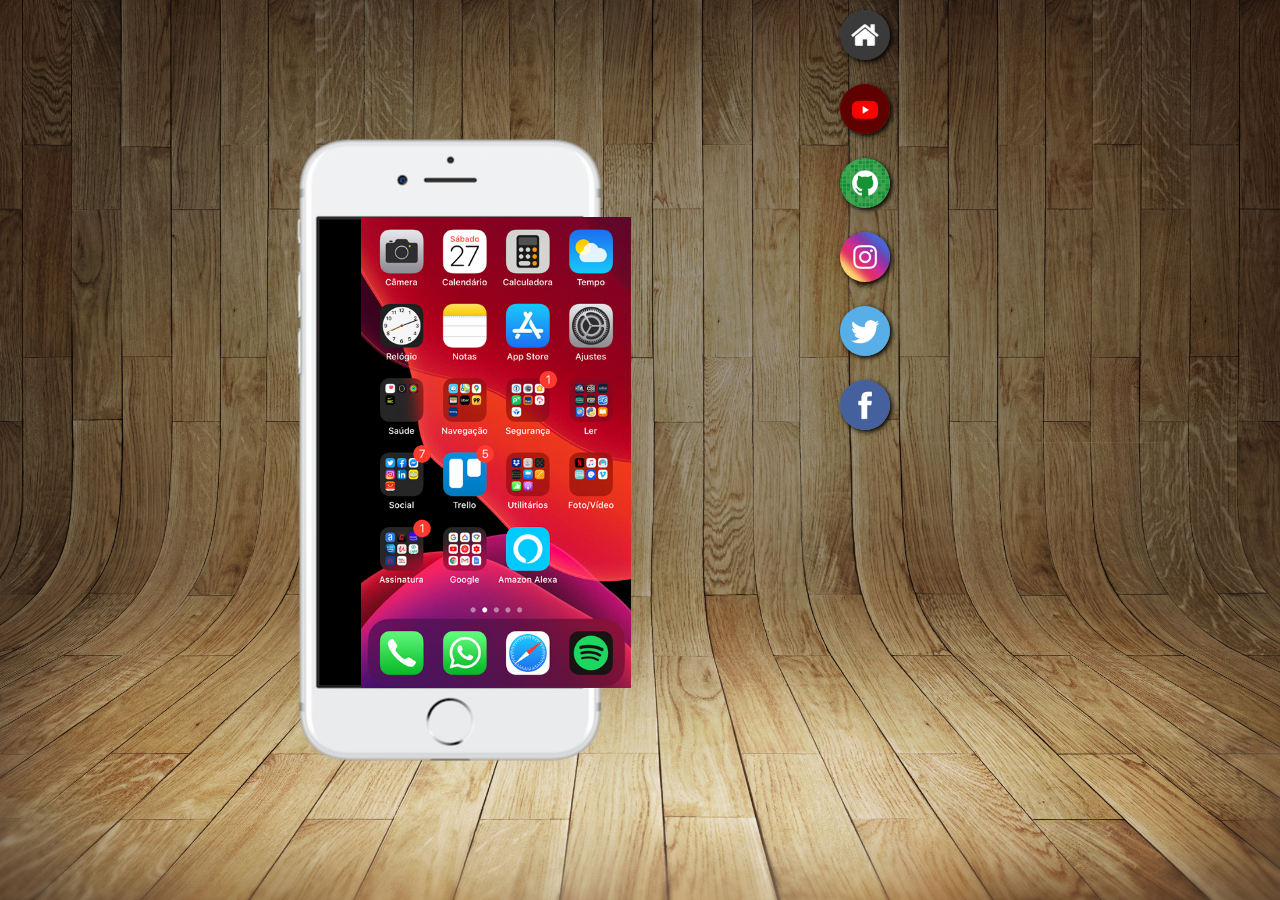
<file: imagens/index.html>
<!DOCTYPE html>
<!--[if lt IE 7]>      <html class="no-js lt-ie9 lt-ie8 lt-ie7"> <![endif]-->
<!--[if IE 7]>         <html class="no-js lt-ie9 lt-ie8"> <![endif]-->
<!--[if IE 8]>         <html class="no-js lt-ie9"> <![endif]-->
<!--[if gt IE 8]>      <html class="no-js"> <!--<![endif]-->
<html>
    <head>
        <meta charset="utf-8">
        <meta http-equiv="X-UA-Compatible" content="IE=edge">
        <title>Projeto de rede sociais</title>
        <meta name="description" content="">
        <meta name="viewport" content="width=device-width, initial-scale=1">
        <link rel="stylesheet" href="Estilo.css/style.css">
        <link rel="shortcut icon" href="logo-github.jpg" type="image/x-icon">
    </head>
    <body>
        <main>
            <section id="telefone">
                <iframe src="home.html" frameborder="0" name="tela" id="tela"></iframe>
            </section>
            <section id="redes-sociais">
                <a href="tela-home.jpg" target="tela"><img src="logo-home.jpg" alt="Home"></a><br>
                <a href="youtube.html" target="tela"><img src="logo-youtube.jpg" alt="Youtube"></a><br>
                <a href="GitHub.html" target="tela"><img src="logo-github.jpg" alt="GitHub"></a><br>
                <a href="instagram.html" target="tela"><img src="logo-instagram.jpg" alt="Instagram"></a><br>
                <a href="Twitter.html" target="tela"><img src="logo-twitter.jpg" alt="Twitter"></a><br>
                <a href="tela-facebook.jpg" target="tela"><img src="logo-facebook.jpg" alt="Facebook"></a>
            </section>
        </main>
        
        <script src="" async defer></script>
    </body>
</html>
</file>
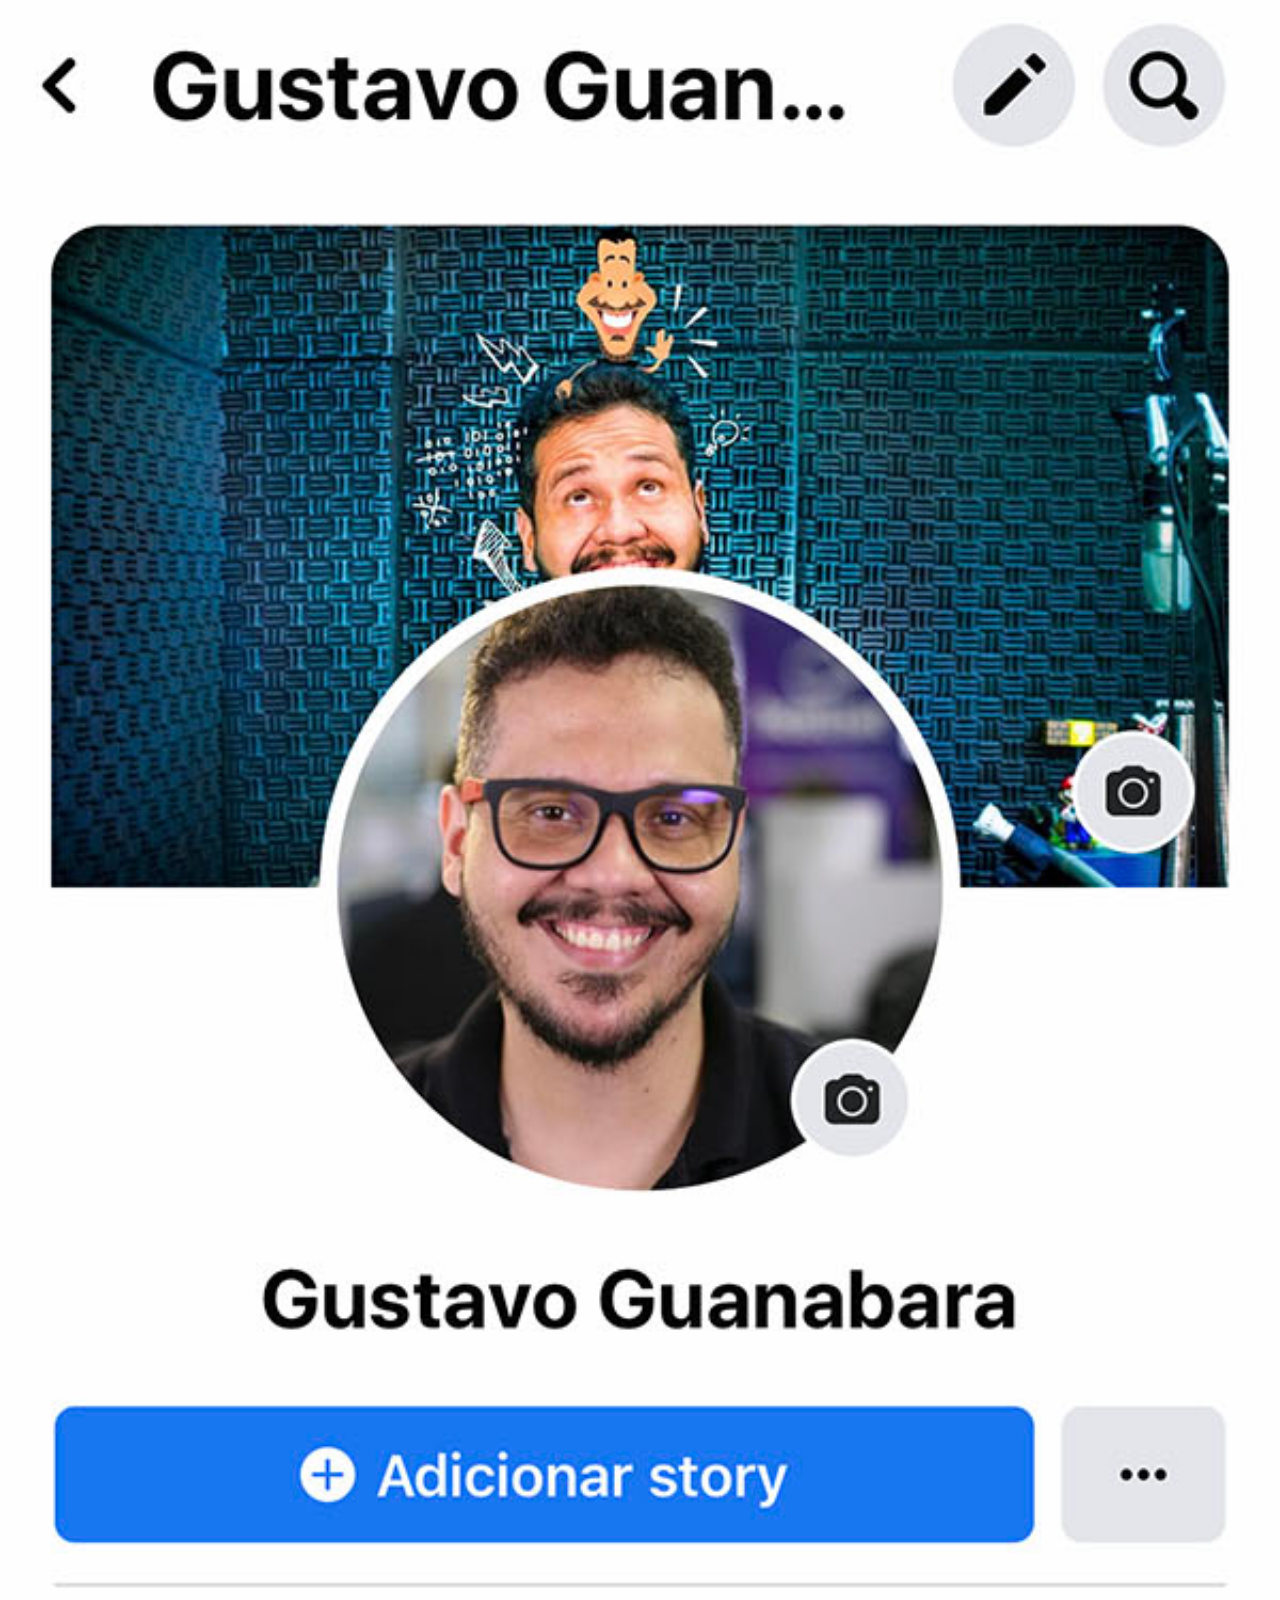
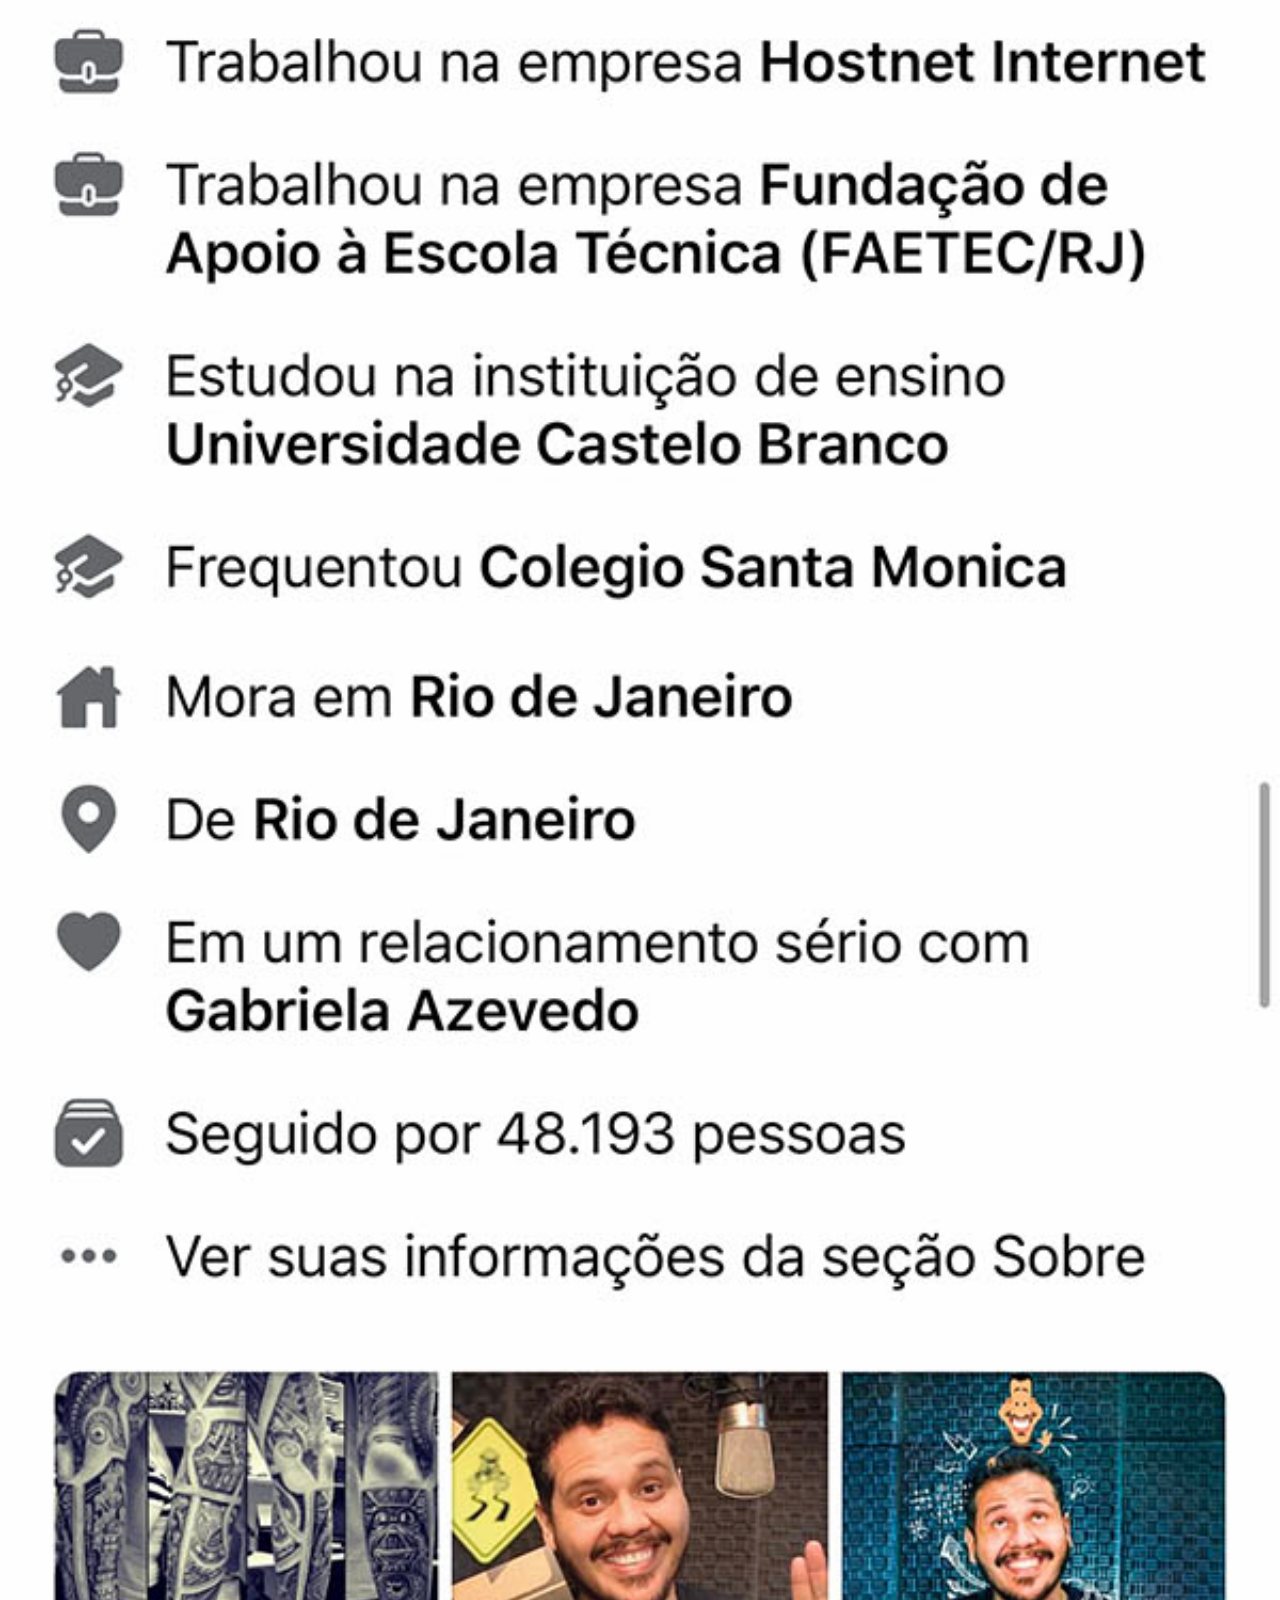
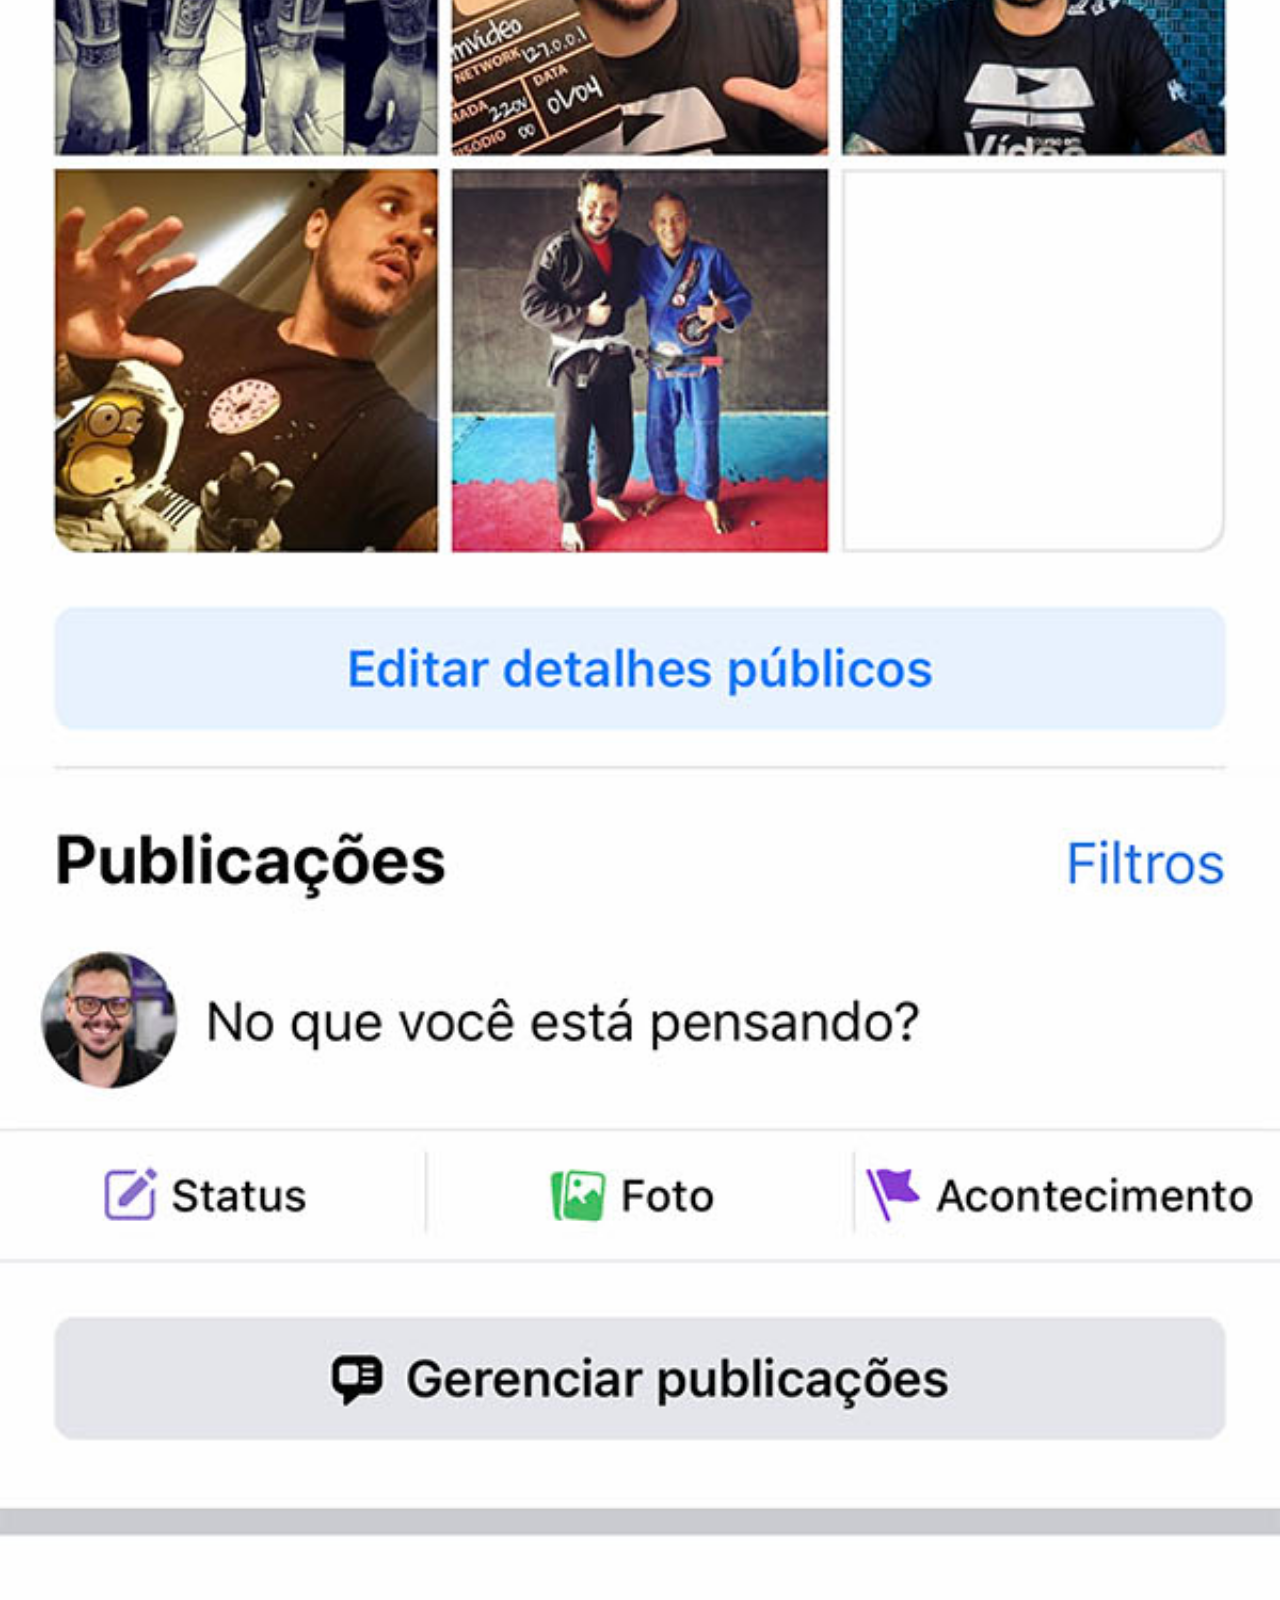
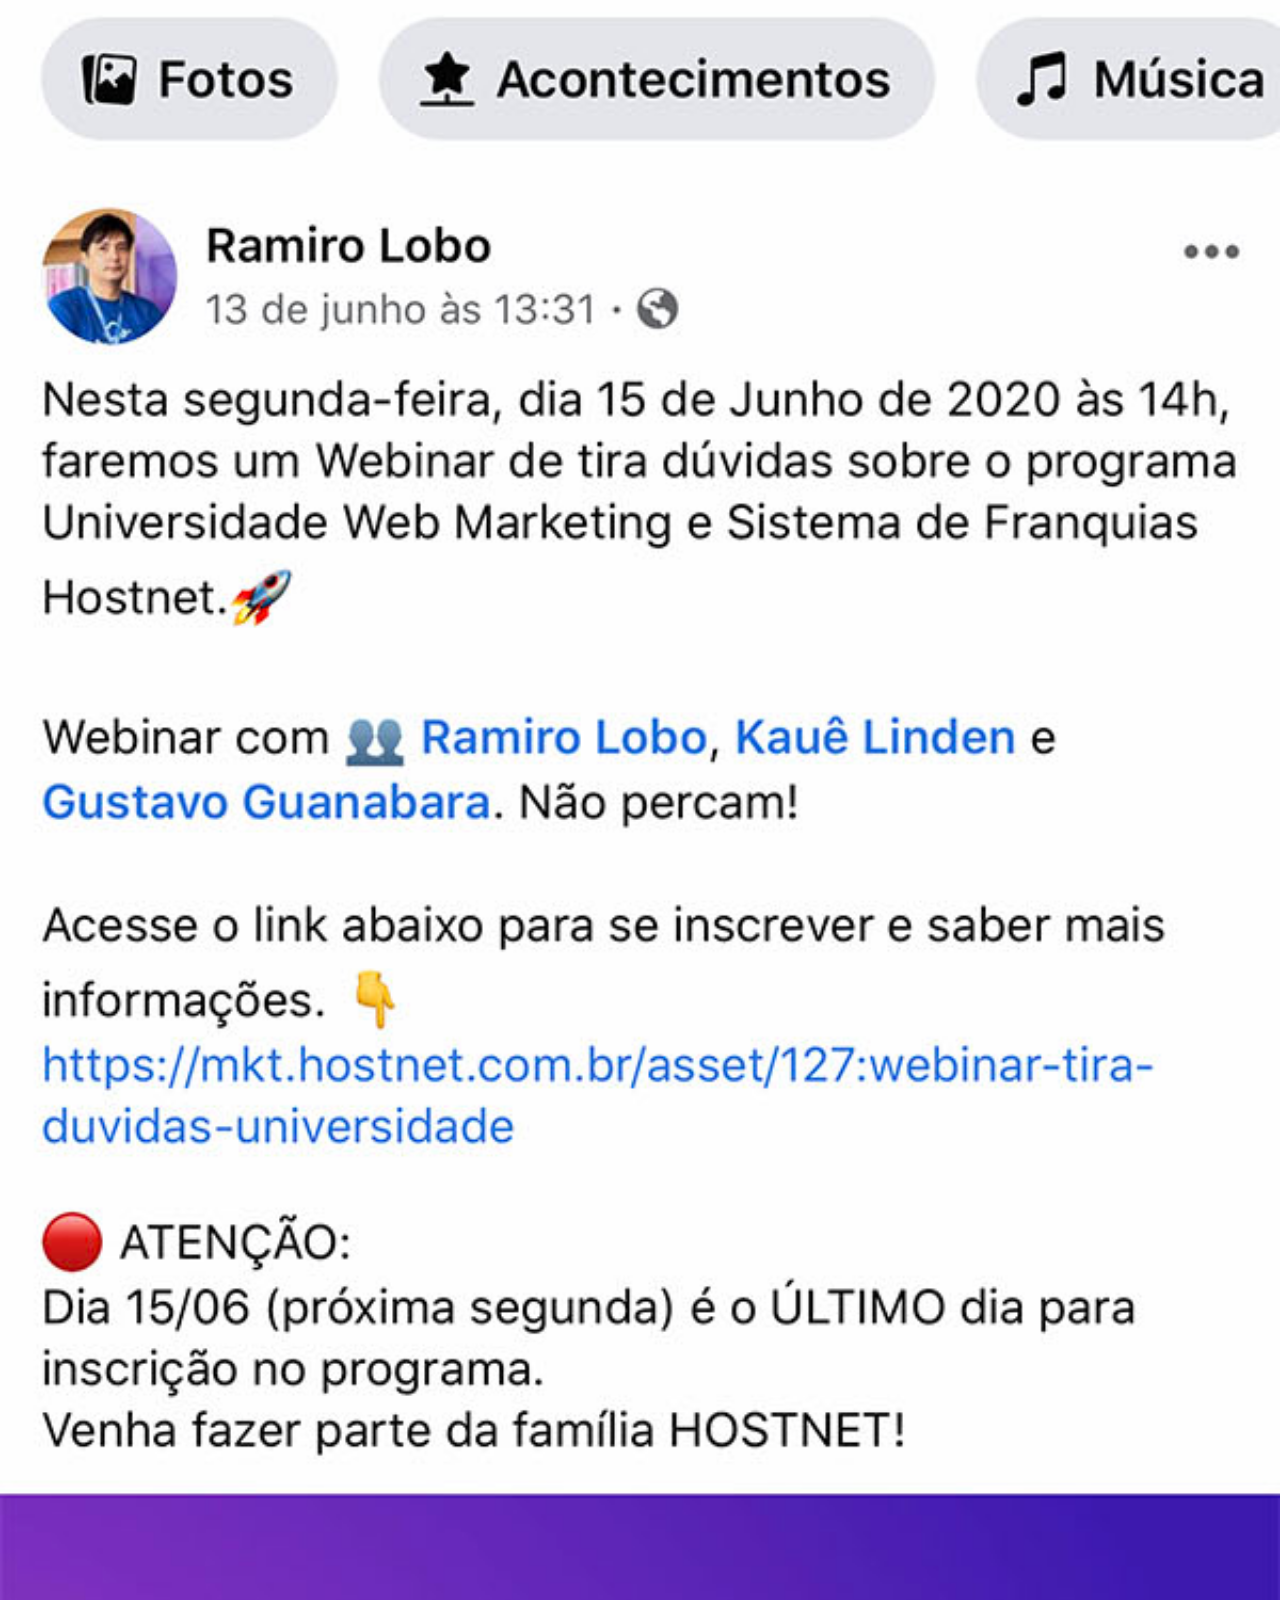
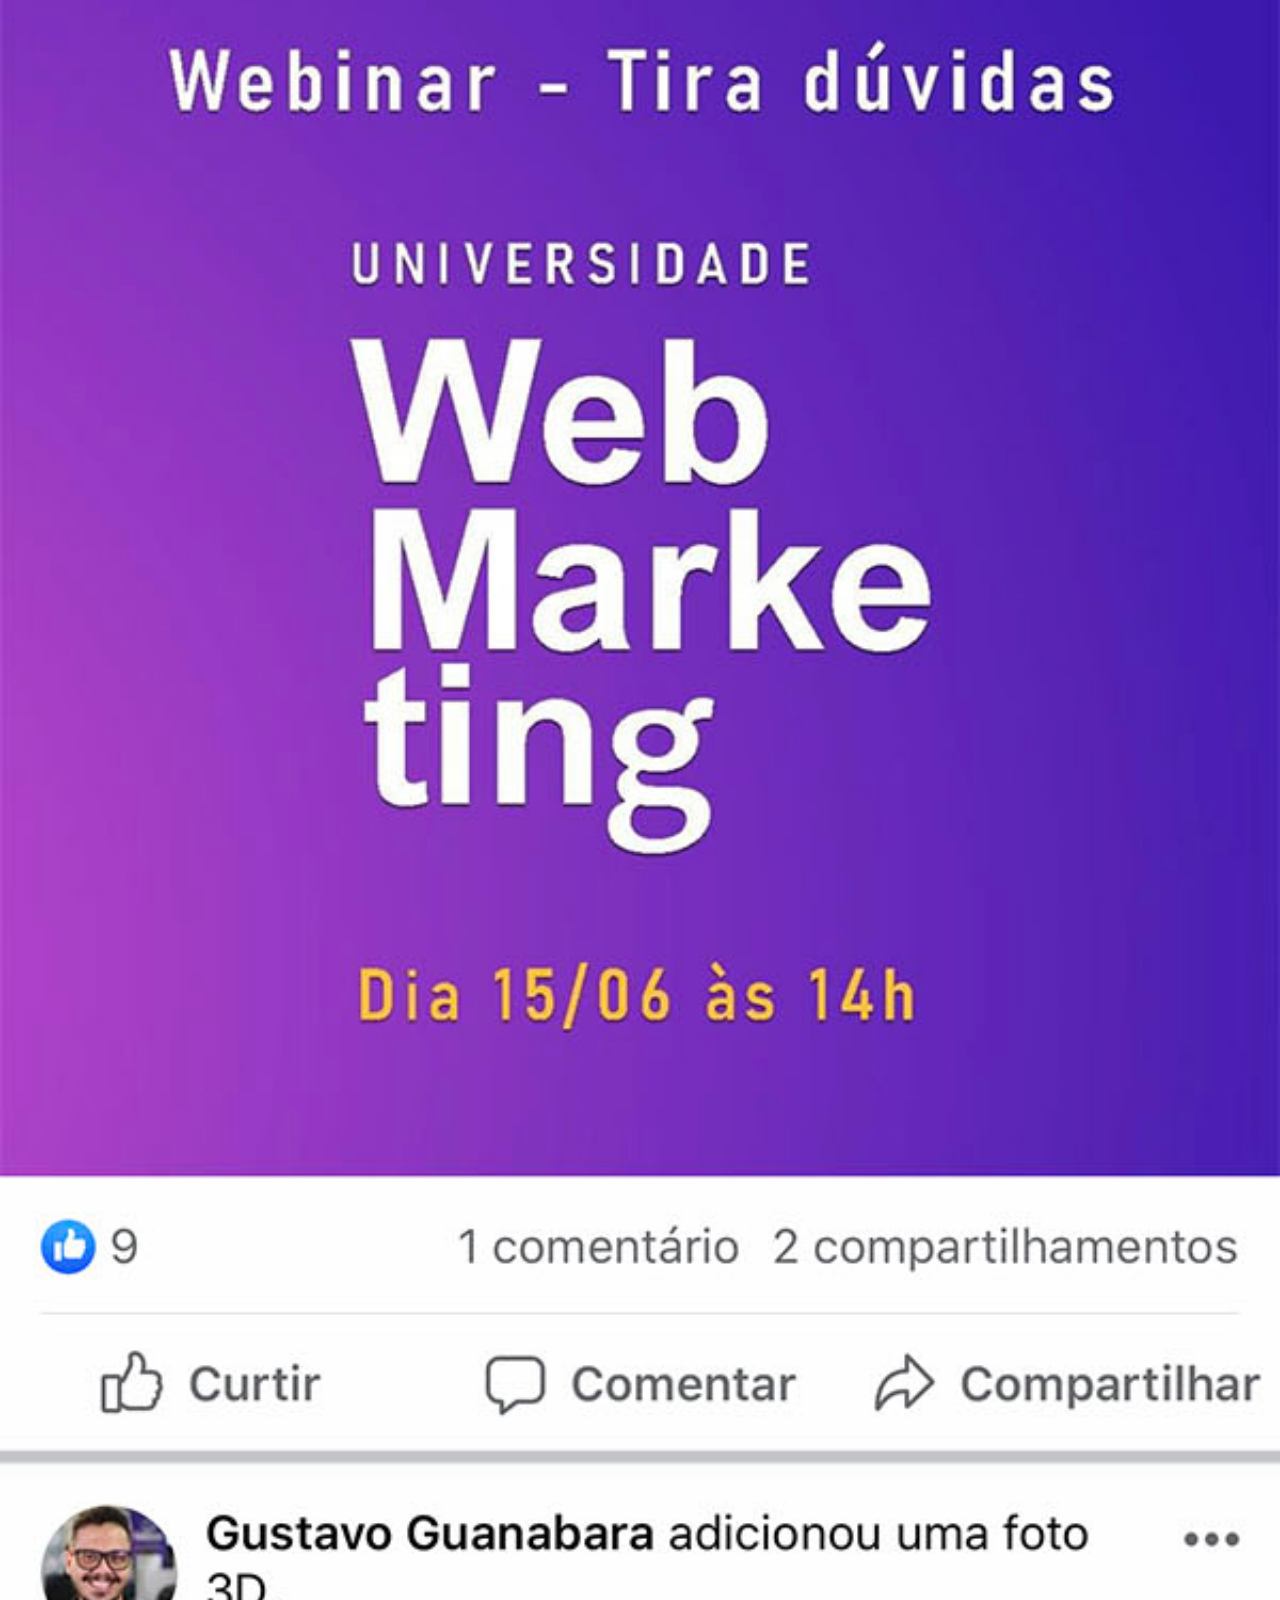
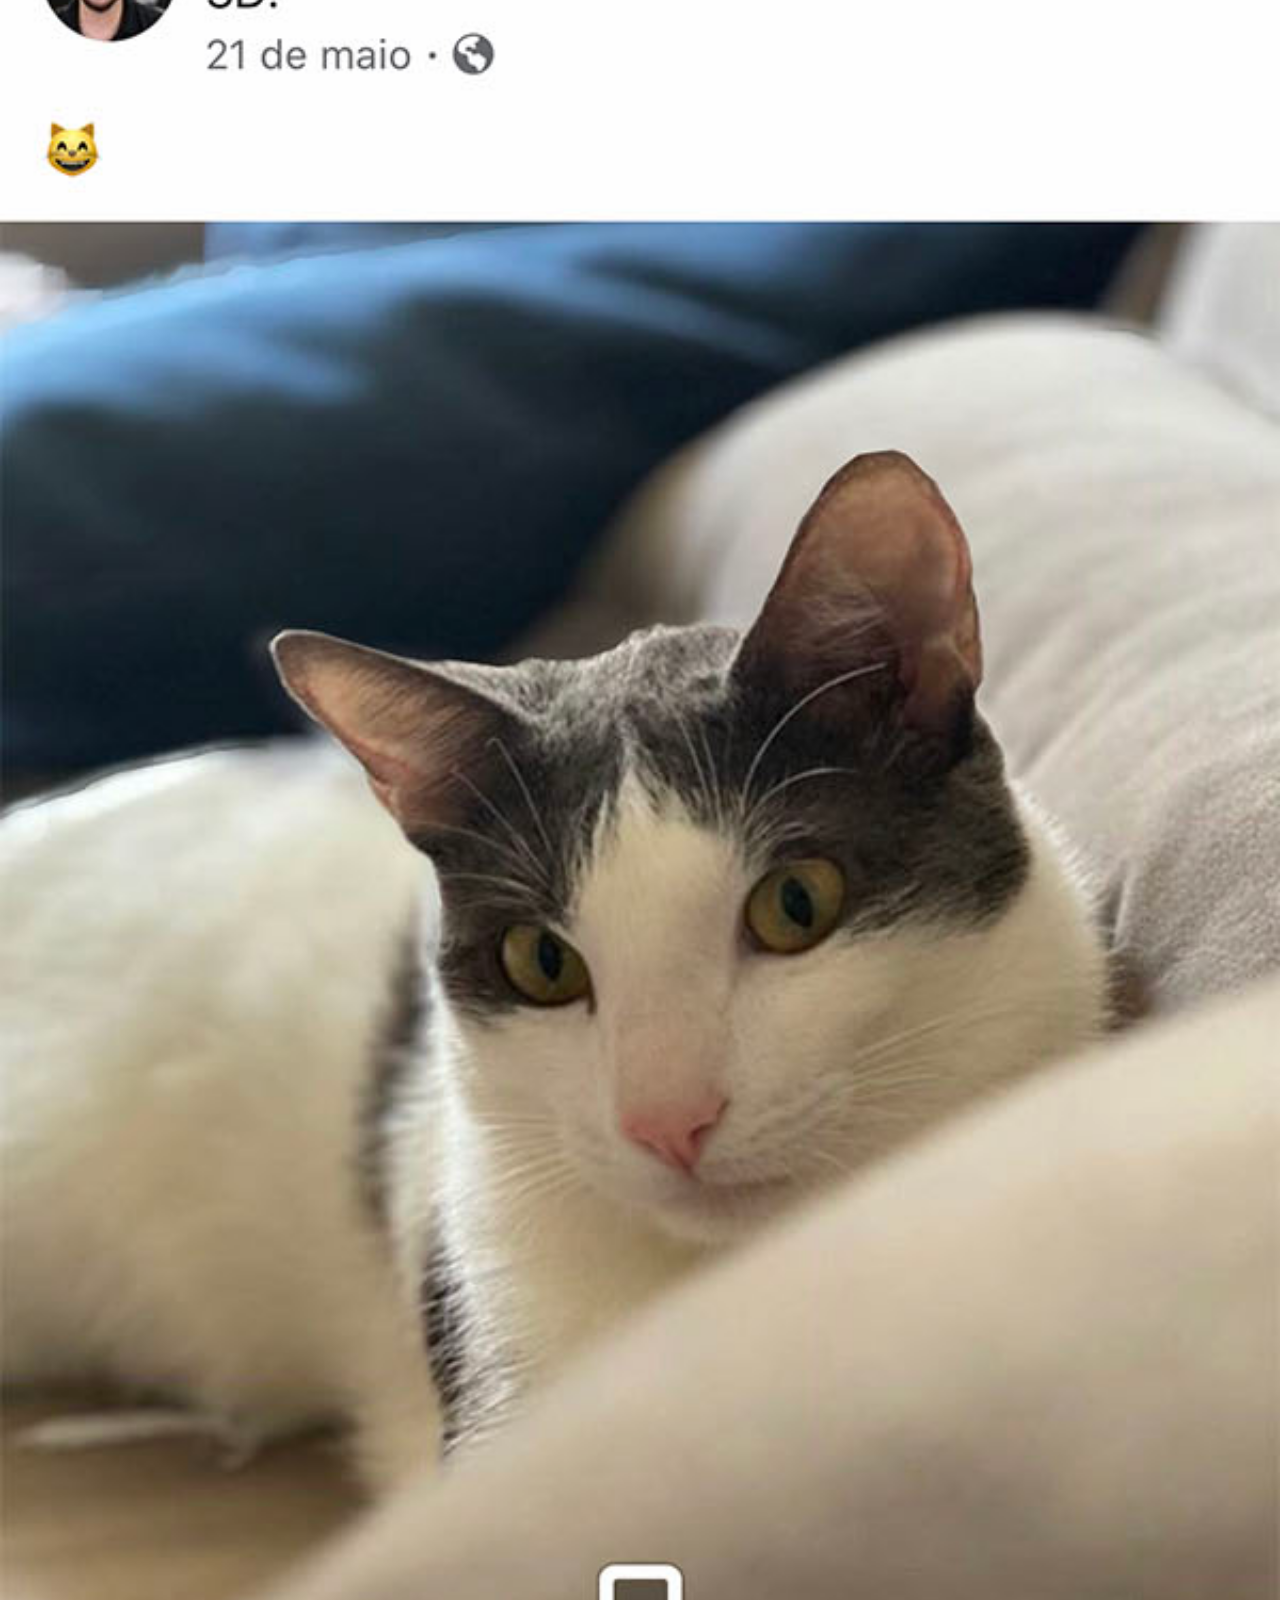
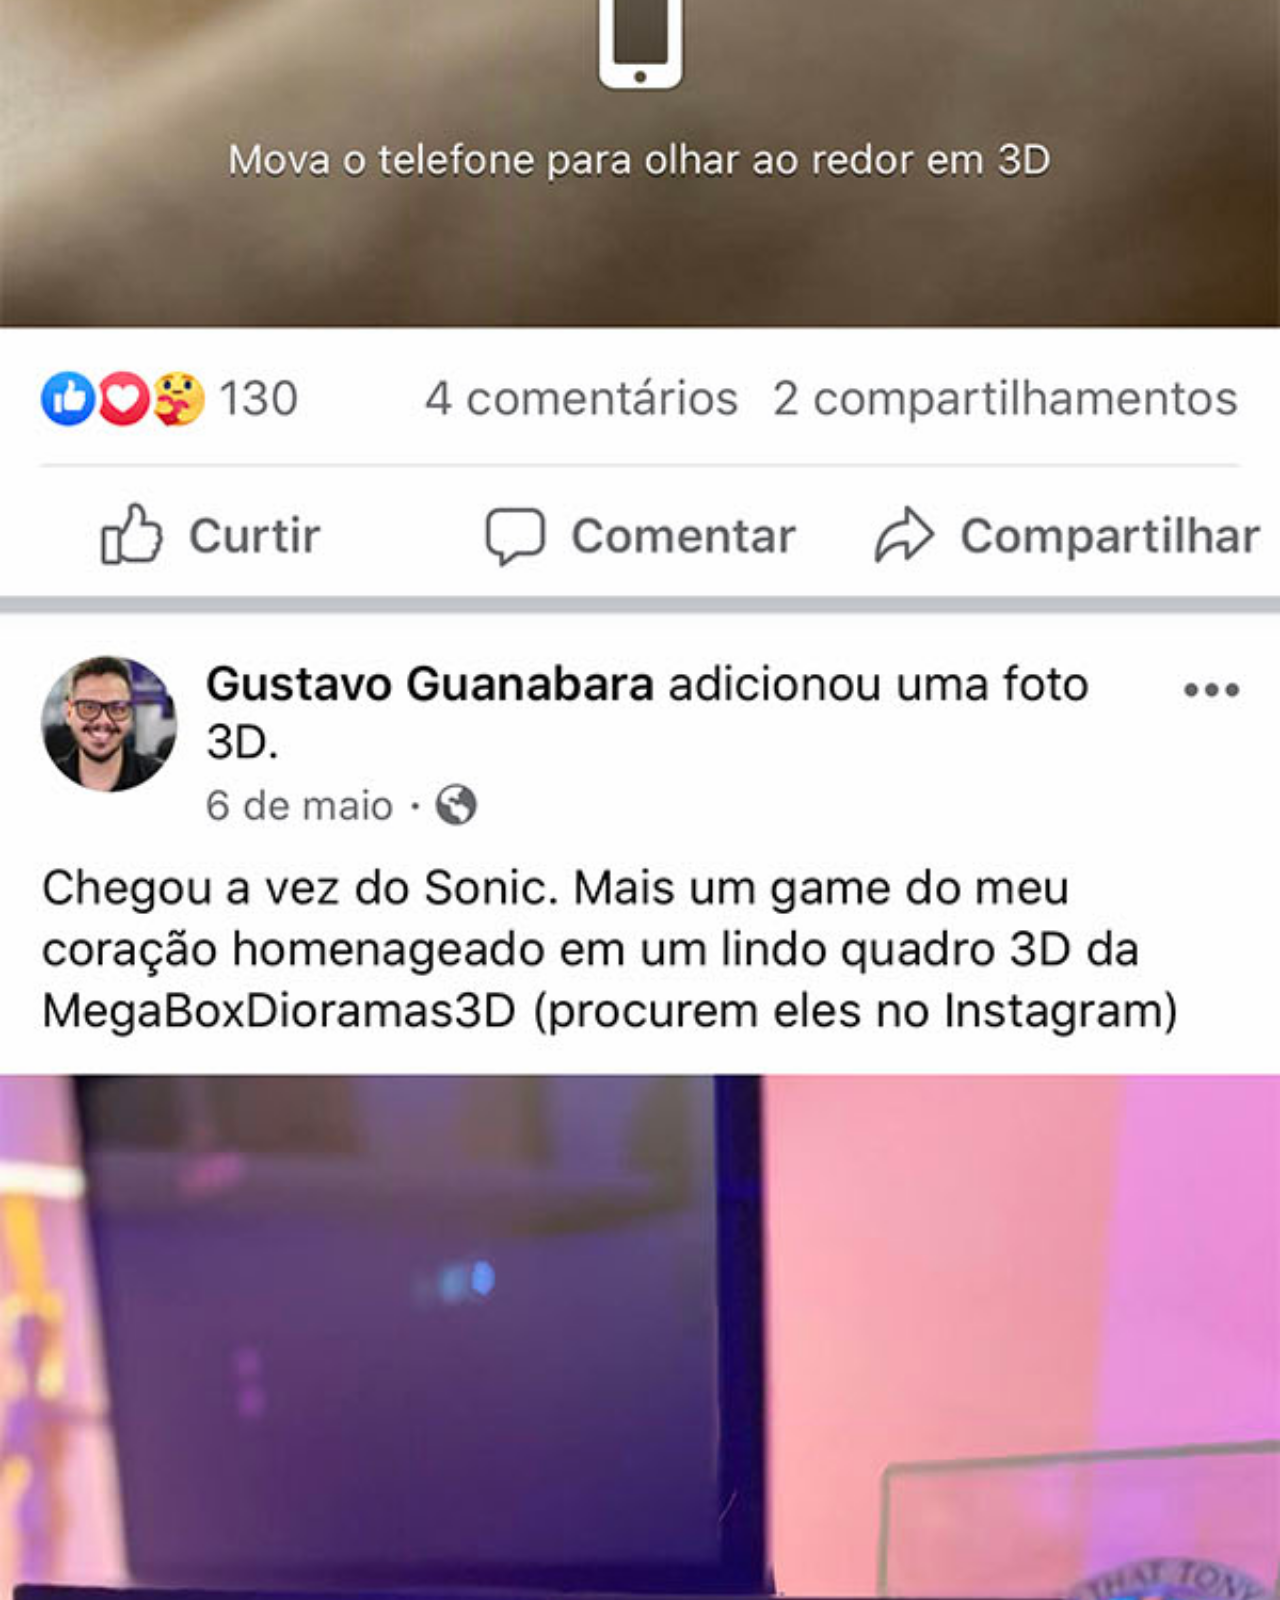
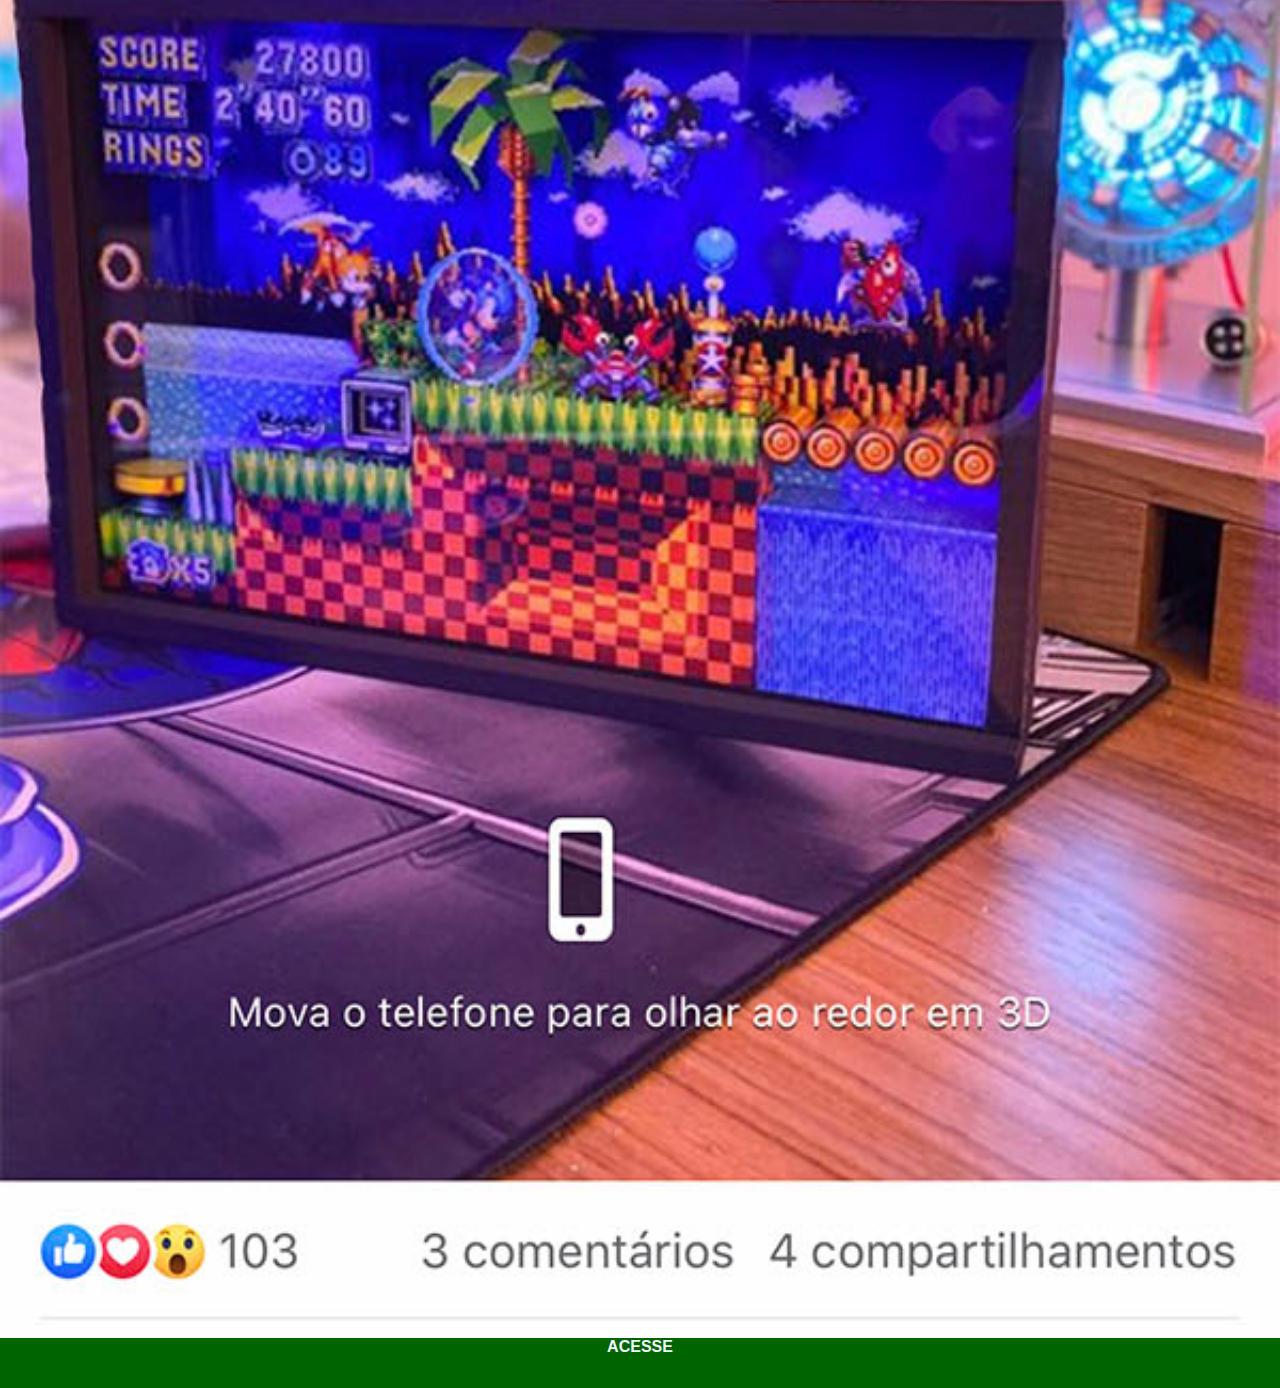
<file: imagens/facebook.html>
<!DOCTYPE <!DOCTYPE html>
<!--[if lt IE 7]>      <html class="no-js lt-ie9 lt-ie8 lt-ie7"> <![endif]-->
<!--[if IE 7]>         <html class="no-js lt-ie9 lt-ie8"> <![endif]-->
<!--[if IE 8]>         <html class="no-js lt-ie9"> <![endif]-->
<!--[if gt IE 8]>      <html class="no-js"> <!--<![endif]-->
<html>
    <head>
        <meta charset="utf-8">
        <meta http-equiv="X-UA-Compatible" content="IE=edge">
        <title>Facebook</title>
        <meta name="description" content="">
        <meta name="viewport" content="width=device-width, initial-scale=1">
        <link rel="stylesheet" href="">
        <style>
            *{
                margin:0px;
                padding:0px;
            }
            img{
                width:100%;
            }
            a{  
                display: block;
                background-color: darkgreen;
                color:aliceblue;
                font-family:Arial, Helvetica, sans-serif;
                text-align:center;
                text-decoration:none;
                font-weight:bolder;
                height: 50px;}
 
        </style>
    </head>
    <body>
        <img src="tela-facebook.jpg" alt="Facebook">
        <a href="https://www.facebook.com/" target="_blank">ACESSE</a>
        
        <script src="" async defer></script>
    </body>
</html>
</file>
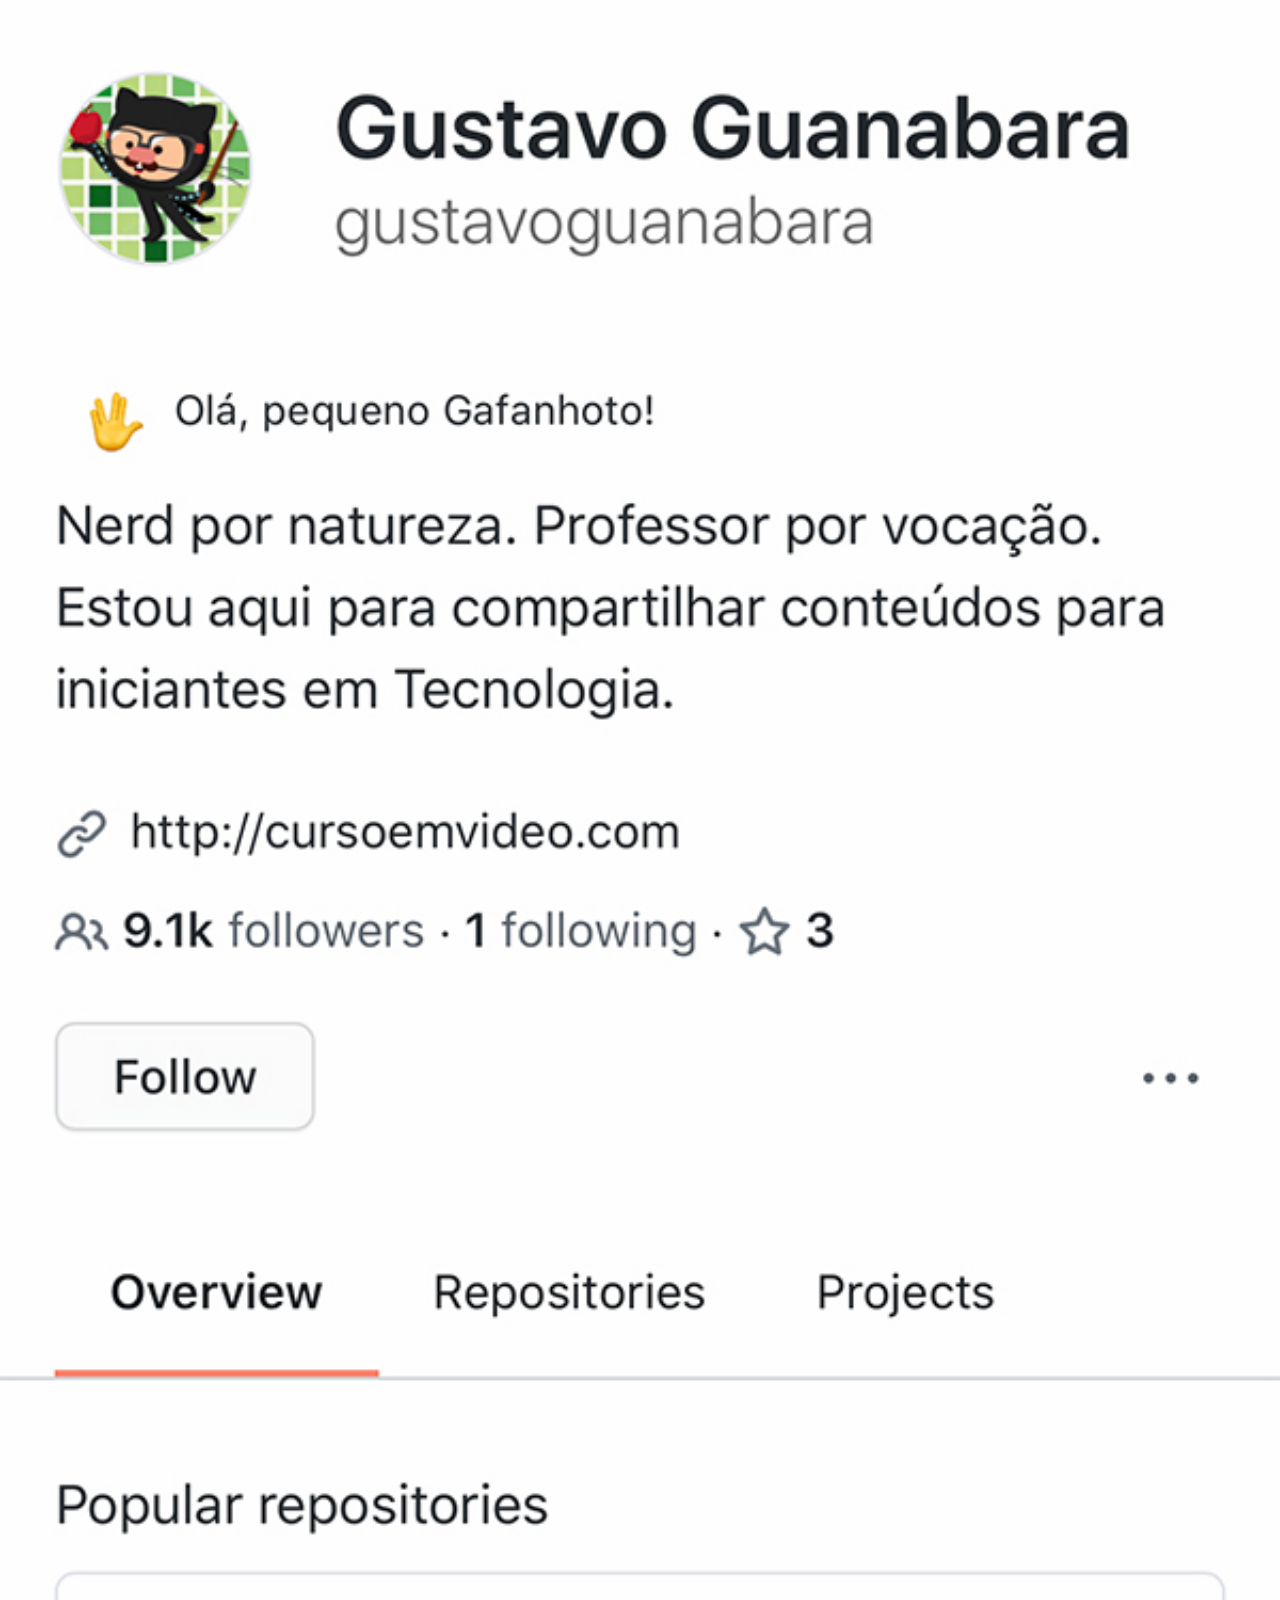
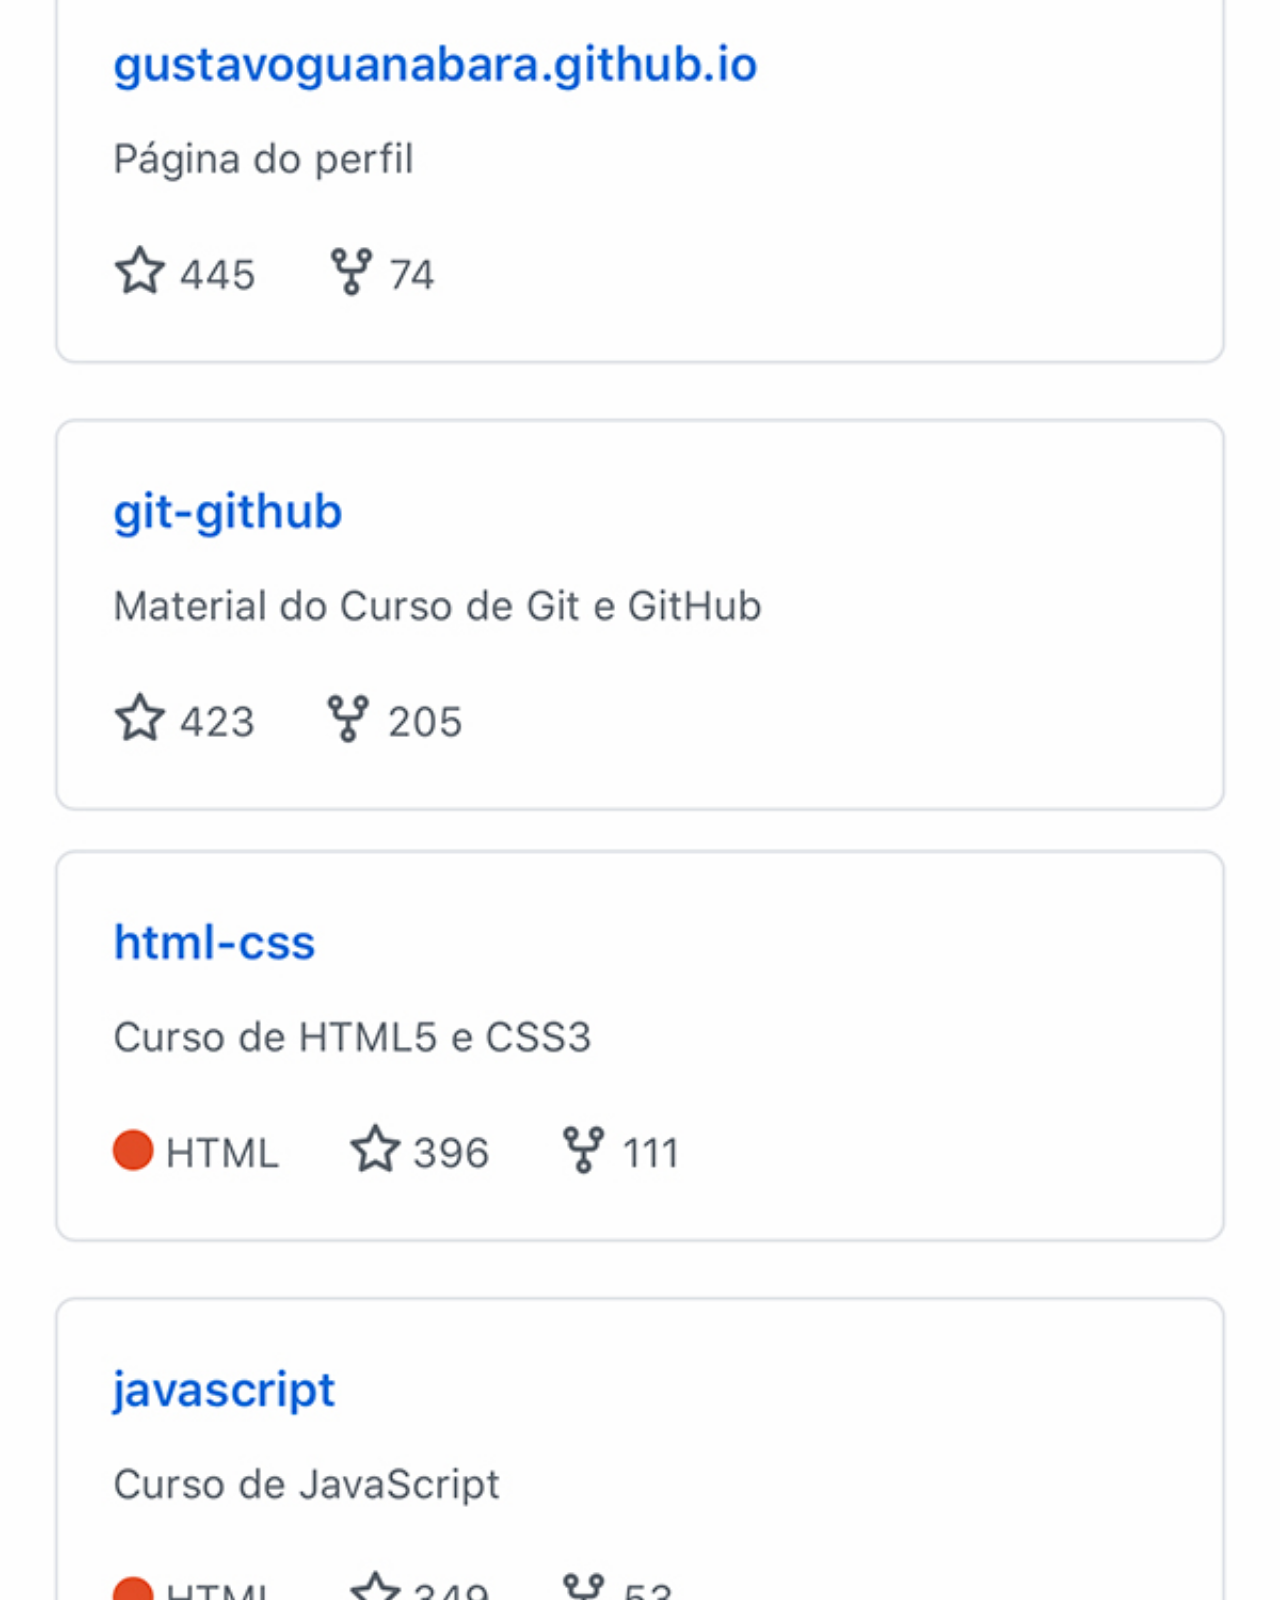
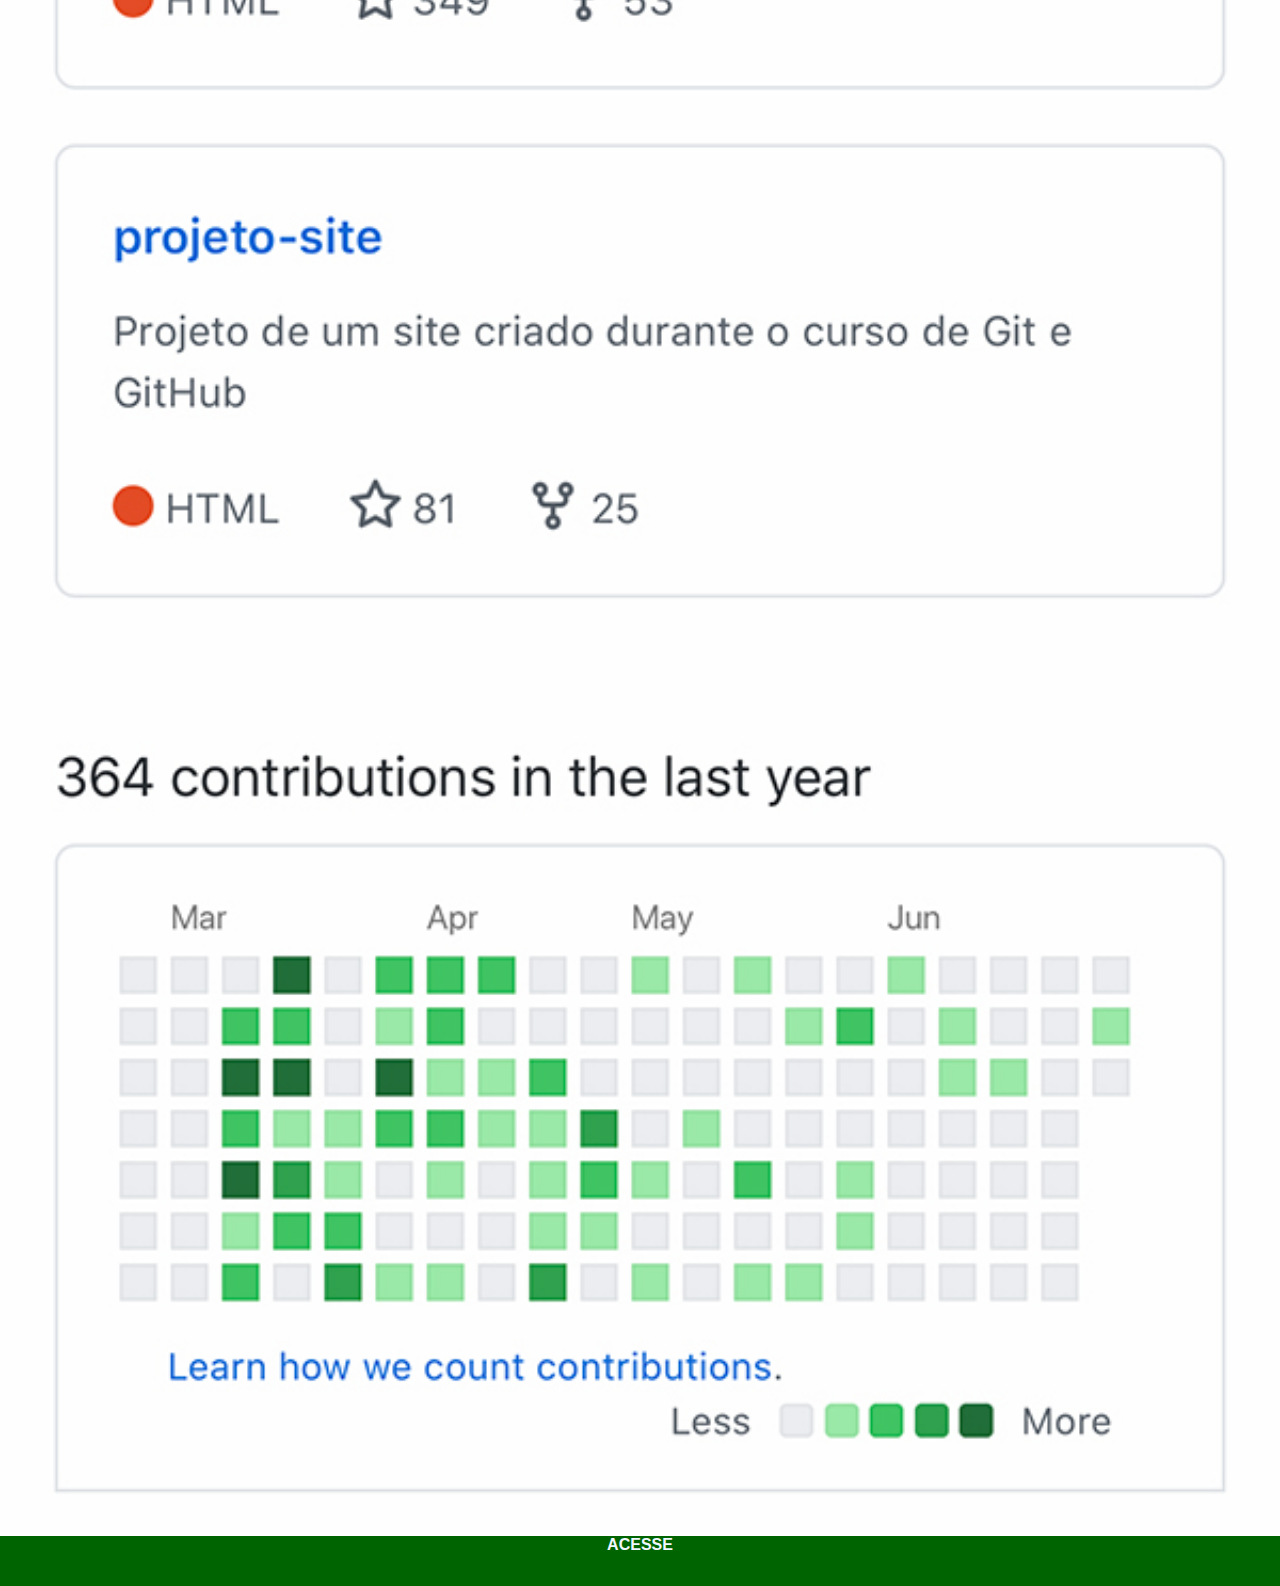
<file: imagens/GitHub.html>
<!DOCTYPE html>
<!--[if lt IE 7]>      <html class="no-js lt-ie9 lt-ie8 lt-ie7"> <![endif]-->
<!--[if IE 7]>         <html class="no-js lt-ie9 lt-ie8"> <![endif]-->
<!--[if IE 8]>         <html class="no-js lt-ie9"> <![endif]-->
<!--[if gt IE 8]>      <html class="no-js"> <!--<![endif]-->
<html>
    <head>
        <meta charset="utf-8">
        <meta http-equiv="X-UA-Compatible" content="IE=edge">
        <title>GitHub</title>
        <meta name="description" content="">
        <meta name="viewport" content="width=device-width, initial-scale=1">
        <link rel="stylesheet" href="">
        <style>
            *{
                margin:0px;
                padding:0px;
            }
            img{
                width:100%;
            }
            a{  
                display: block;
                background-color: darkgreen;
                color:aliceblue;
                font-family:Arial, Helvetica, sans-serif;
                text-align:center;
                text-decoration:none;
                font-weight:bolder;
                height: 50px;
            


            }
        </style>
    </head>
    <body>
        <img src="tela-github.jpg" alt="GitHub">
        <a href="https://github.com/Paty-nicassio/" target="_blank">ACESSE</a>
        
        <script src="" async defer></script>
    </body>
</html>
</file>
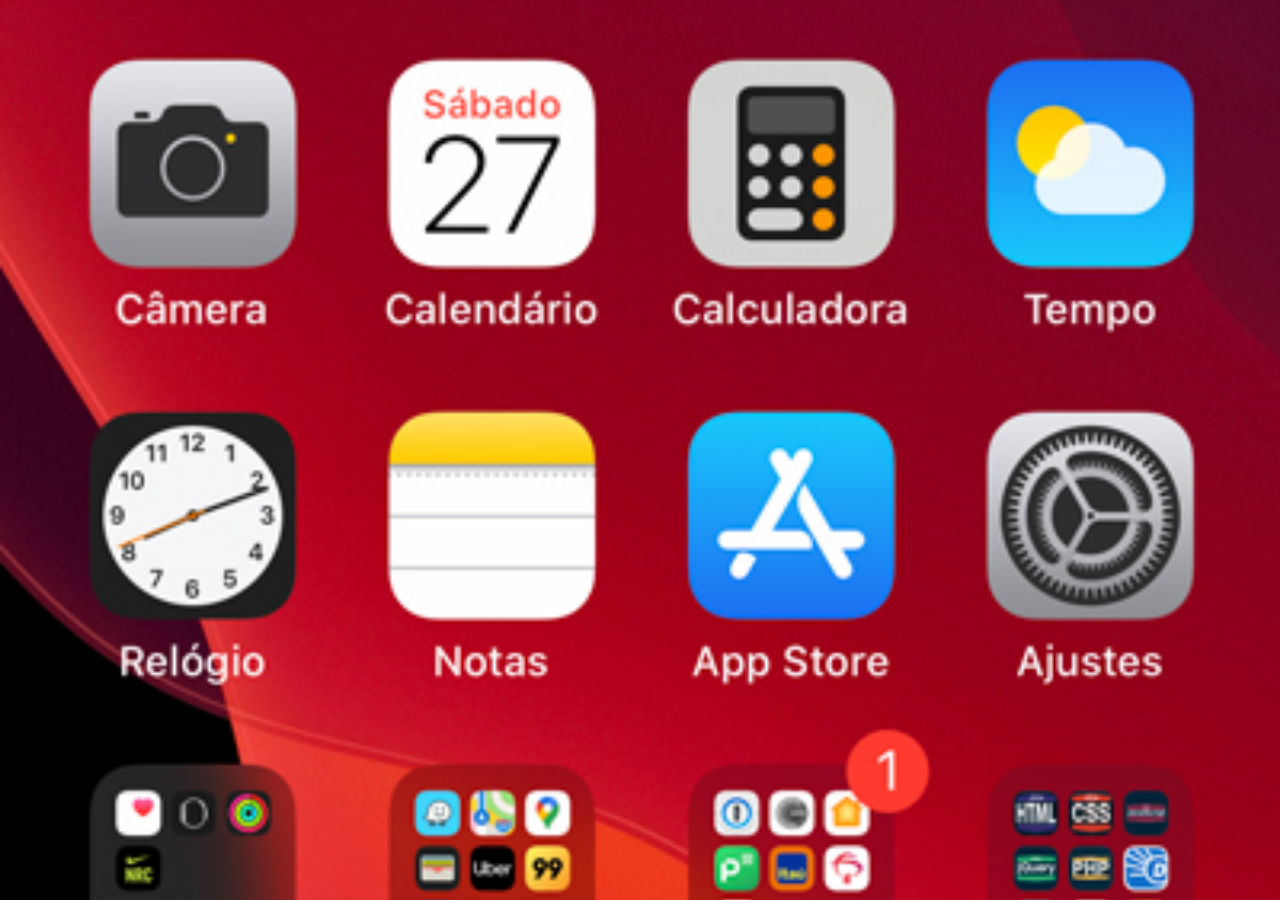
<file: imagens/home.html>
<!DOCTYPE html>
<!--[if lt IE 7]>      <html class="no-js lt-ie9 lt-ie8 lt-ie7"> <![endif]-->
<!--[if IE 7]>         <html class="no-js lt-ie9 lt-ie8"> <![endif]-->
<!--[if IE 8]>         <html class="no-js lt-ie9"> <![endif]-->
<!--[if gt IE 8]>      <html class="no-js"> <!--<![endif]-->
<html>
    <head>
        <meta charset="utf-8">
        <meta http-equiv="X-UA-Compatible" content="IE=edge">
        <title>Home</title>
        <meta name="description" content="">
        <meta name="viewport" content="width=device-width, initial-scale=1">
        <link rel="stylesheet" href="">
        </head>
        <style>
            *{
                margin:0px;
                padding:0px;
            }
            body {
                width: 100vh;
                height:100vh;
                background:black url('tela-home.jpg') no-repeat top center;
                background-size: cover;
                background-attachment:fixed;
            }
        </style>
    <body>
        <!--[if lt IE 7]>
            <p class="browsehappy">You are using an <strong>outdated</strong> browser. Please <a href="#">upgrade your browser</a> to improve your experience.</p>
        <![endif]-->
        
        <script src="" async defer></script>
    </body>
</html>
</file>
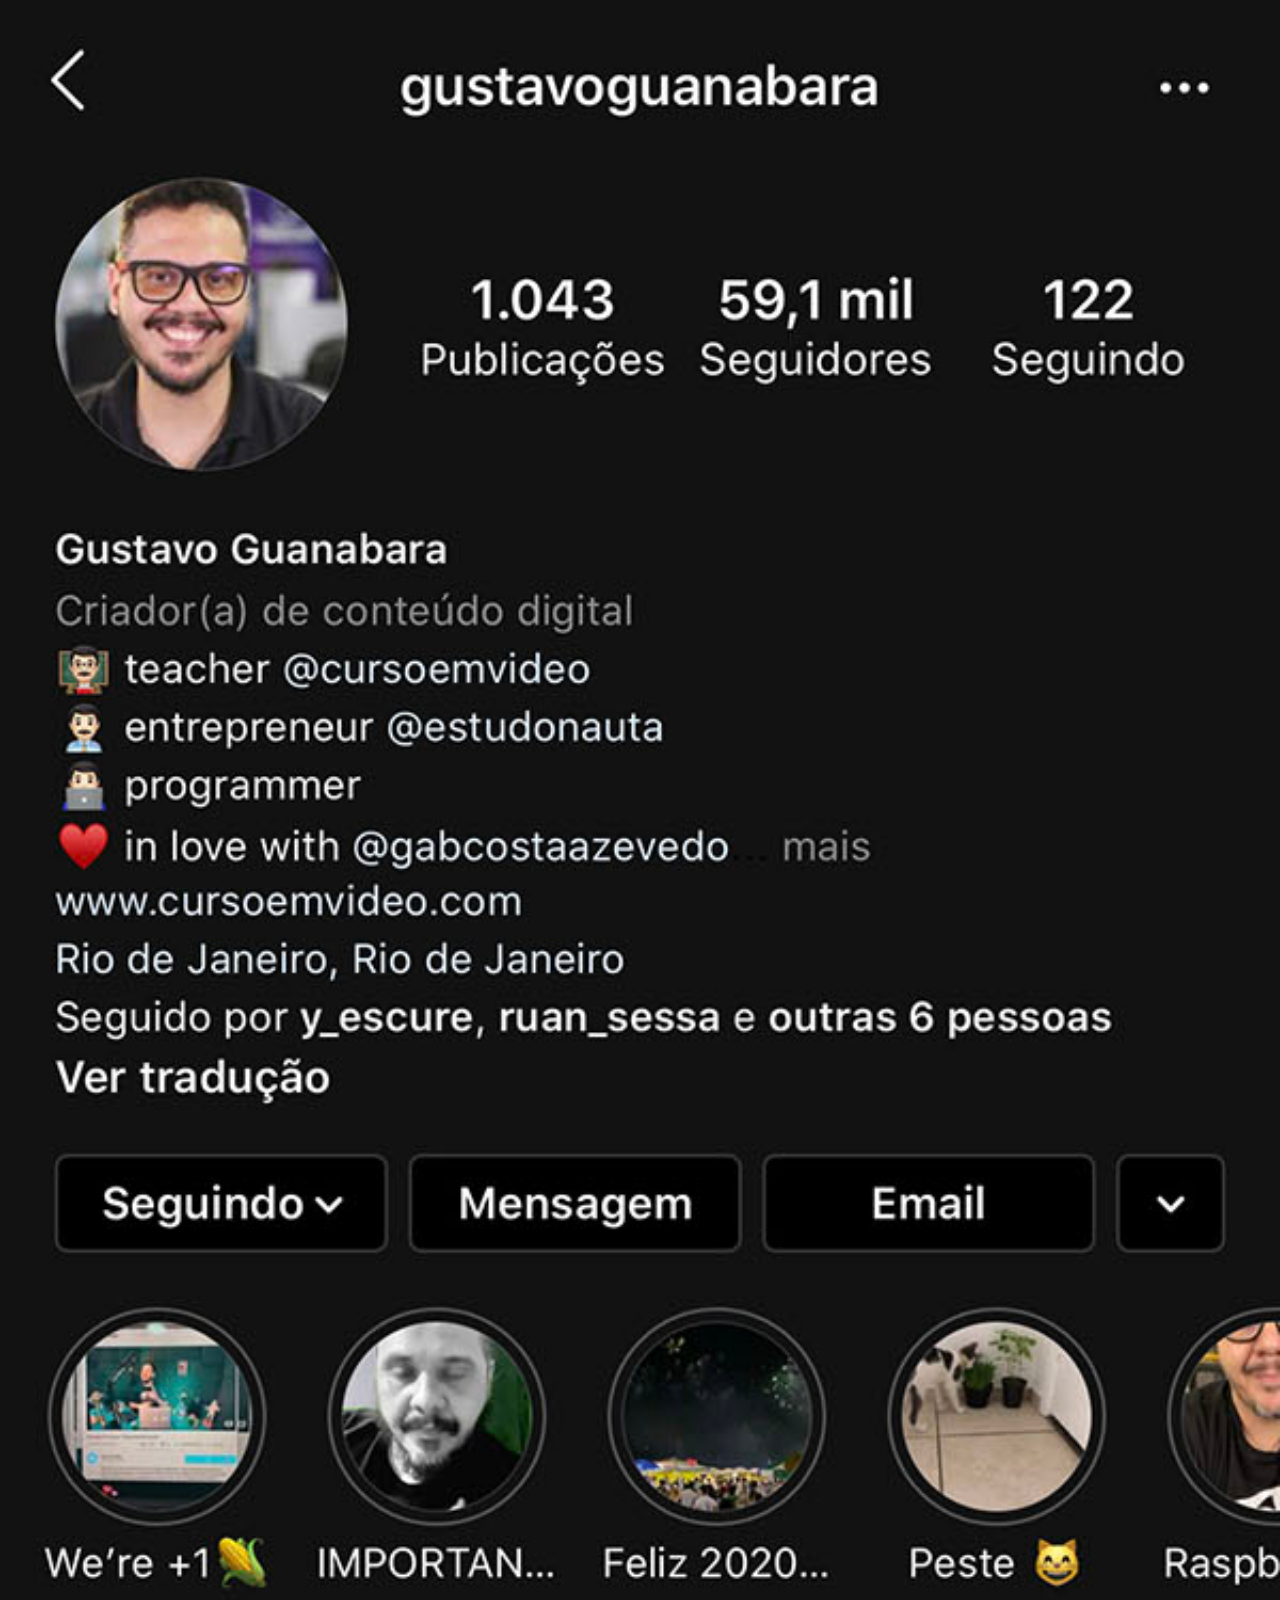
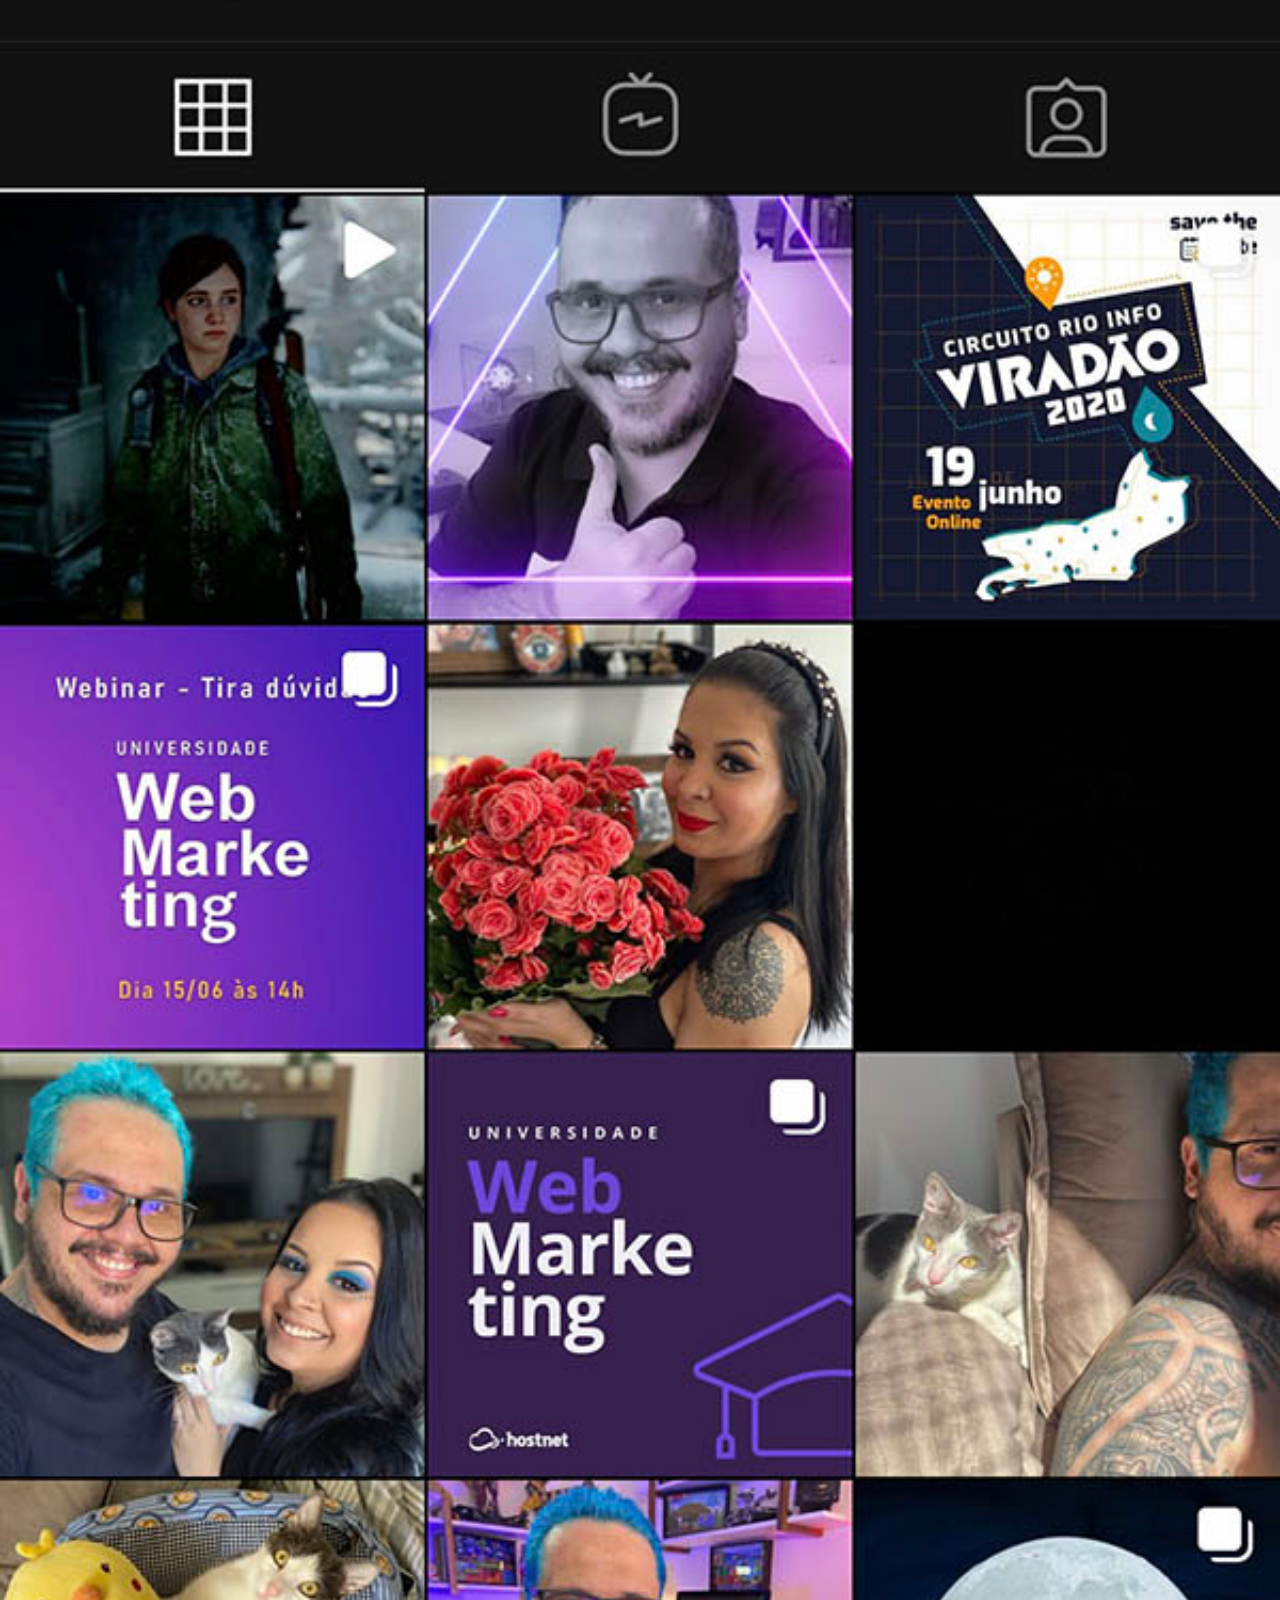
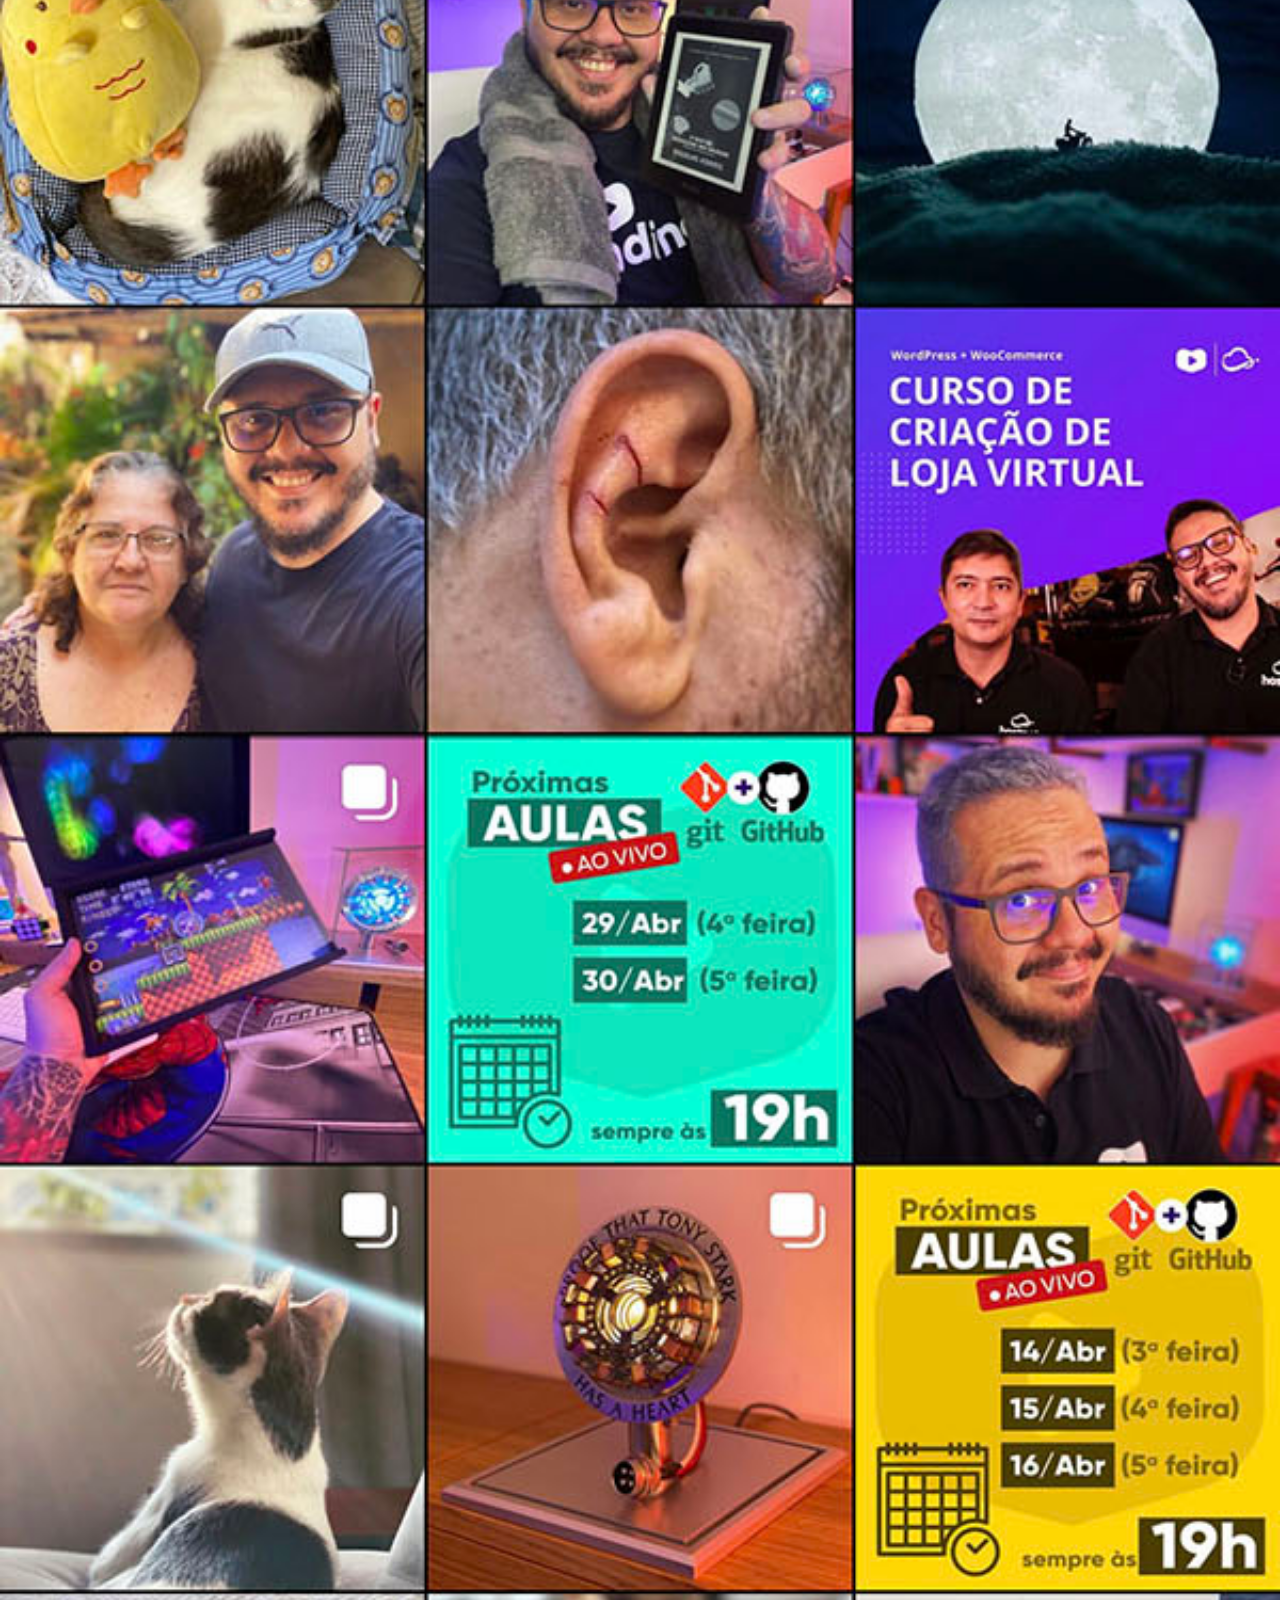
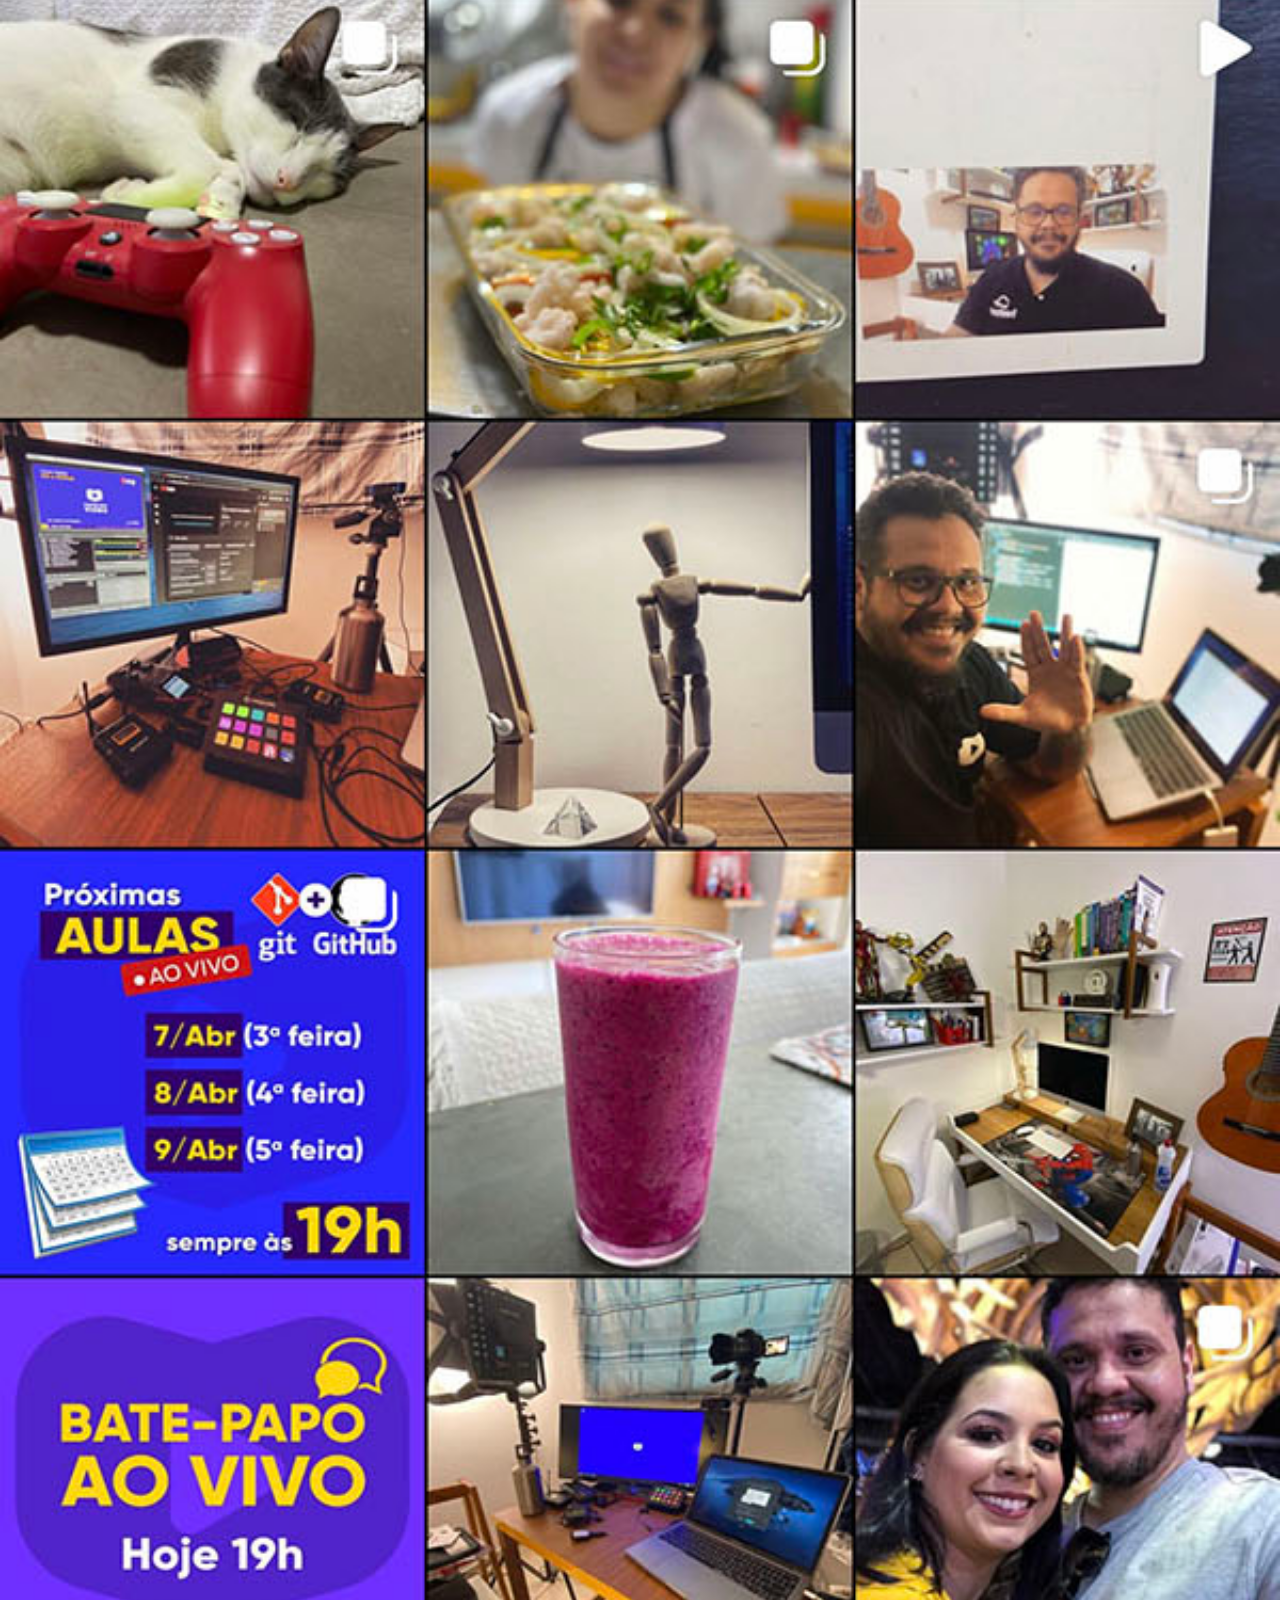
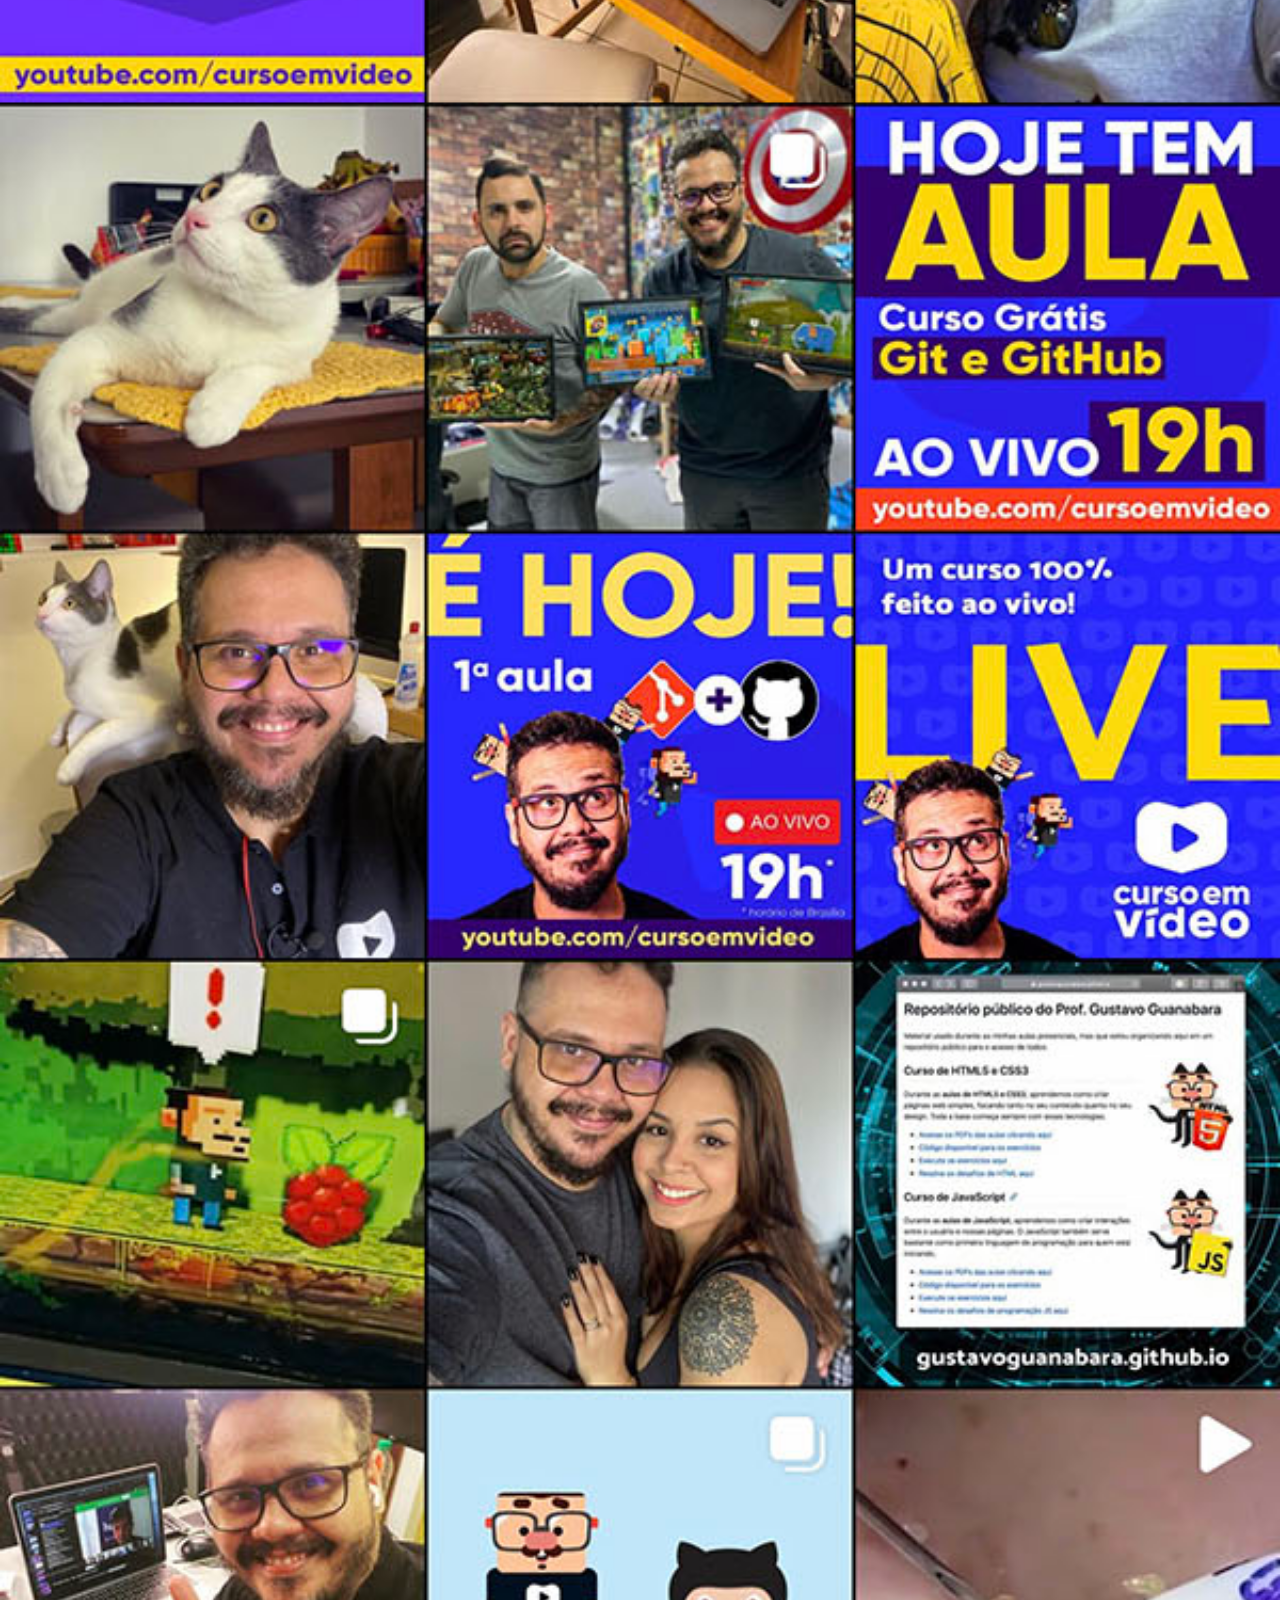
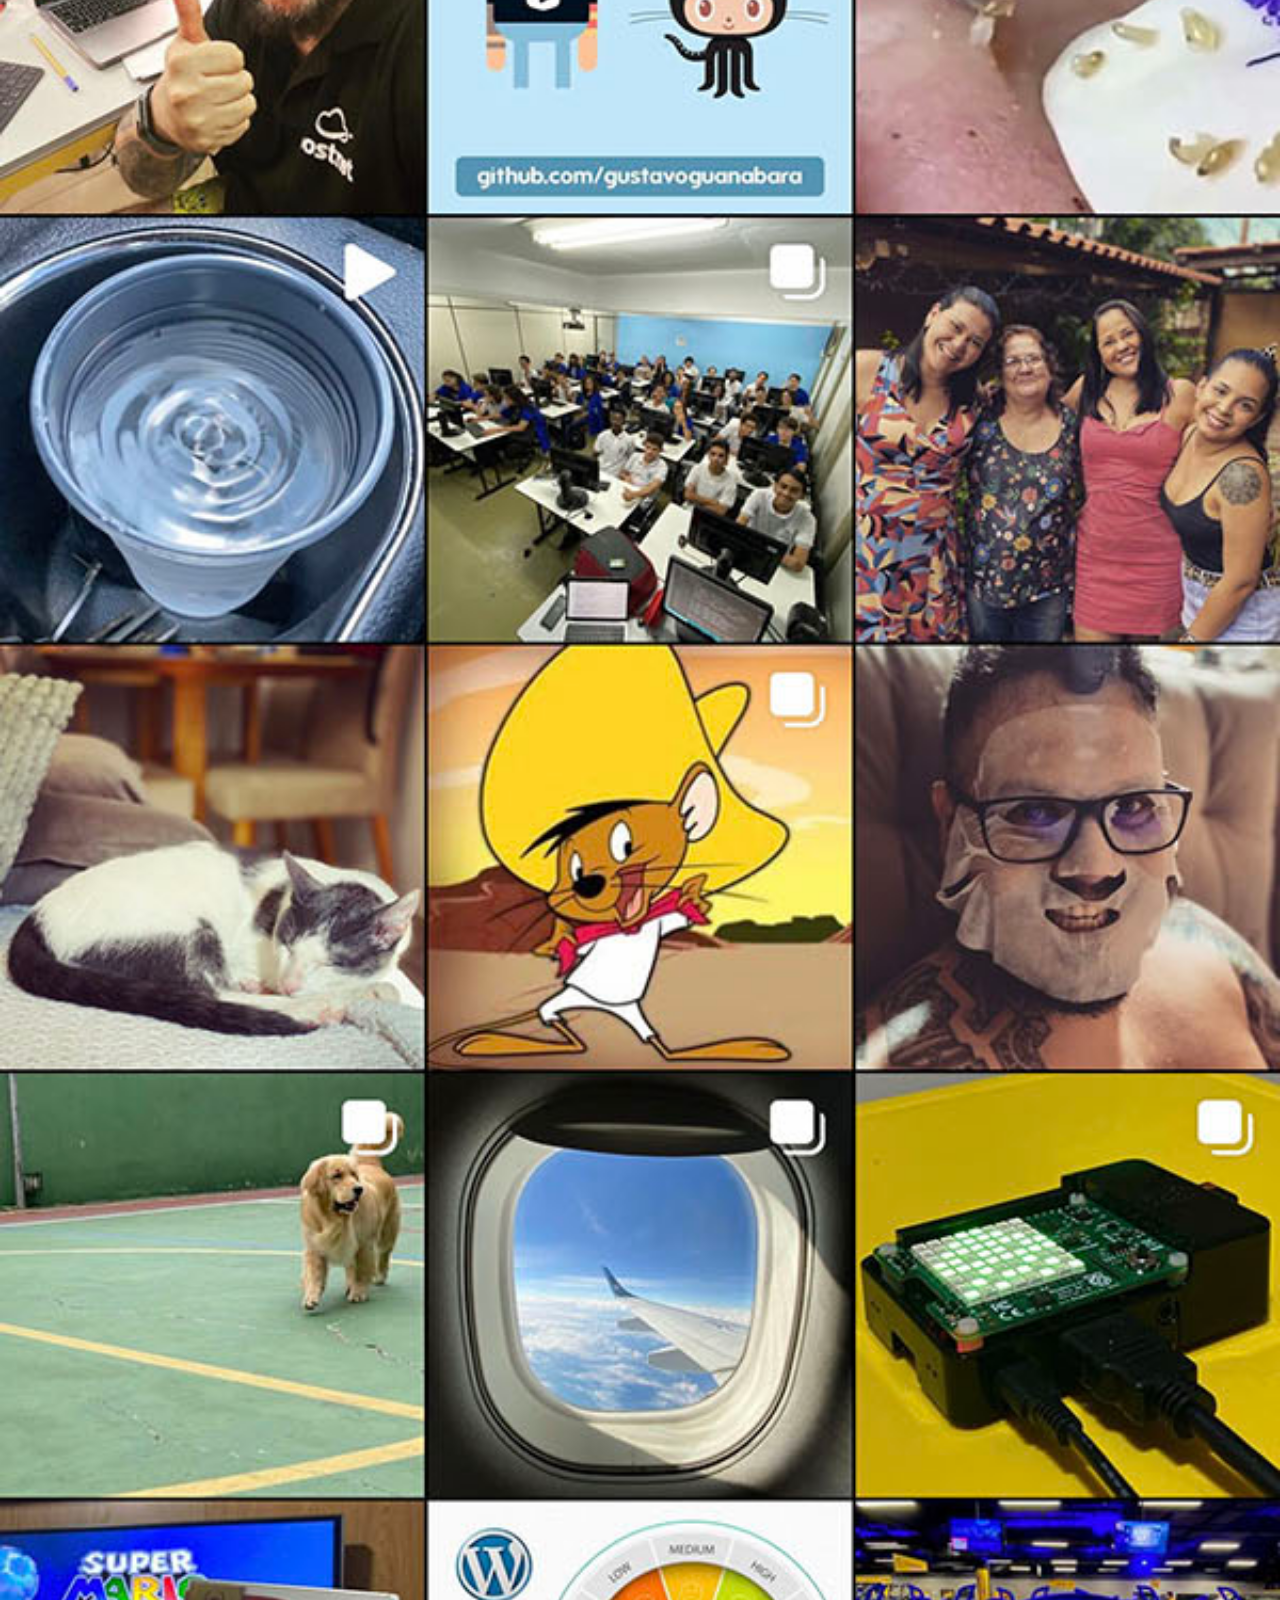
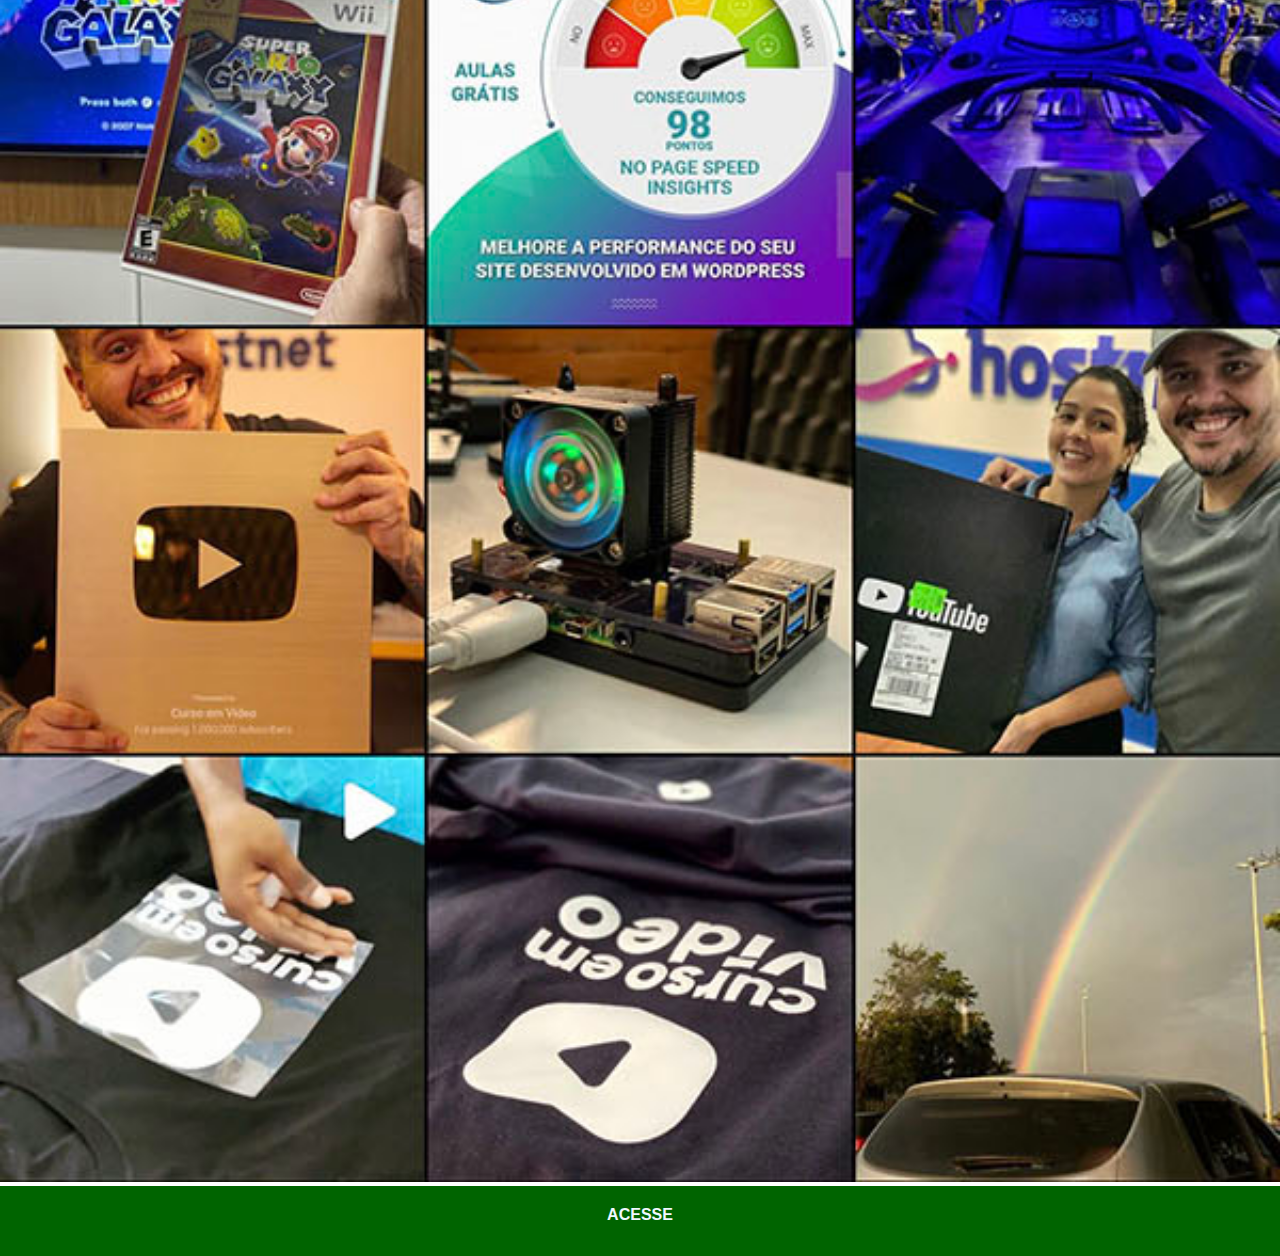
<file: imagens/instagram.html>
<!DOCTYPE html>
<!--[if lt IE 7]>      <html class="no-js lt-ie9 lt-ie8 lt-ie7"> <![endif]-->
<!--[if IE 7]>         <html class="no-js lt-ie9 lt-ie8"> <![endif]-->
<!--[if IE 8]>         <html class="no-js lt-ie9"> <![endif]-->
<!--[if gt IE 8]>      <html class="no-js"> <!--<![endif]-->
<html>
    <head>
        <meta charset="utf-8">
        <meta http-equiv="X-UA-Compatible" content="IE=edge">
        <title>Instagram</title>
        <meta name="description" content="">
        <meta name="viewport" content="width=device-width, initial-scale=1">
        <link rel="stylesheet" href="">
        <style>
            *{
                margin:0px;
                padding:0px;
            }
            img{
                width:100%;
            }
            a{  
                display: block;
                background-color: darkgreen;
                color:aliceblue;
                font-family:Arial, Helvetica, sans-serif;
                text-align:center;
                text-decoration:none;
                font-weight:bolder;
                height: 50px;
                padding-top:20px ;}
        </style>
    </head>
    <body>
        <img src="tela-instagram.jpg" alt="Instagram">
        <a href="https://www.youtube.com/c/CursoemV%C3%ADdeo" target="_blank">ACESSE</a>
        
        <script src="" async defer></script>
    </body>
</html>
</file>
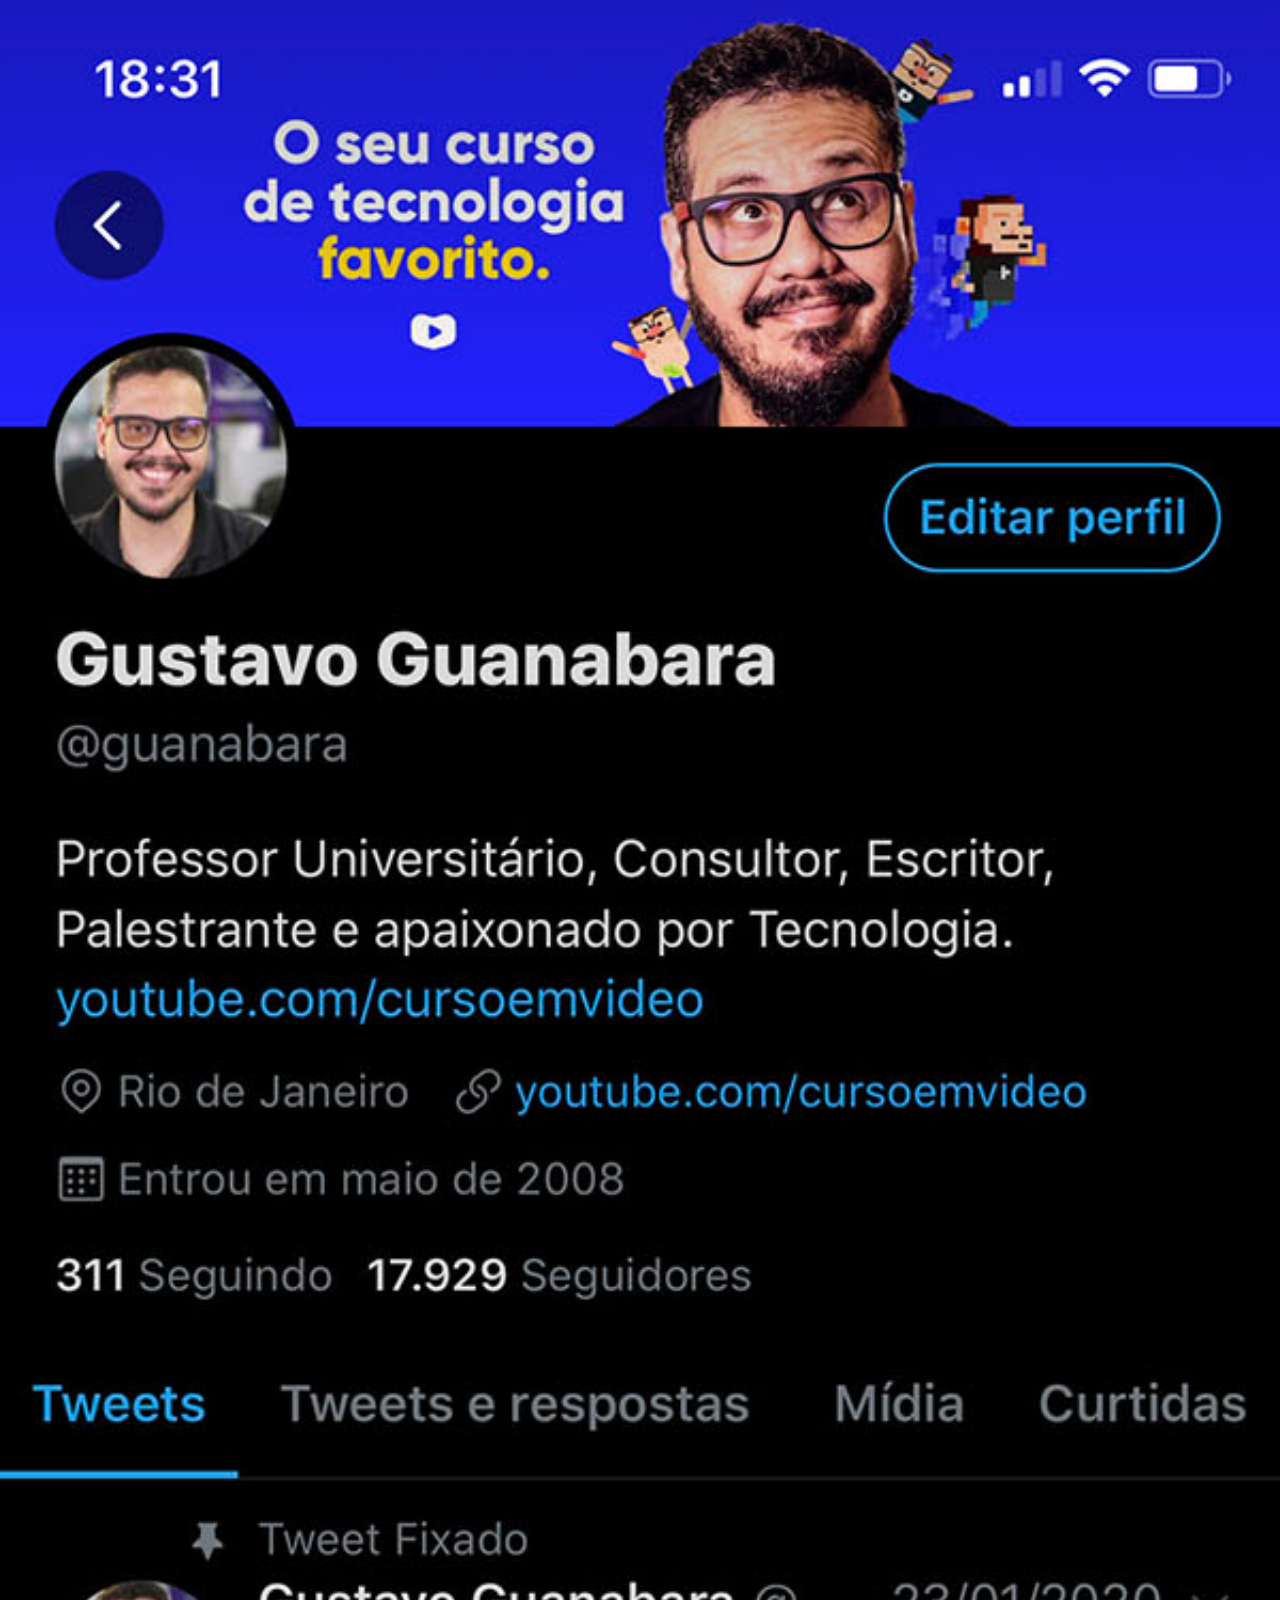
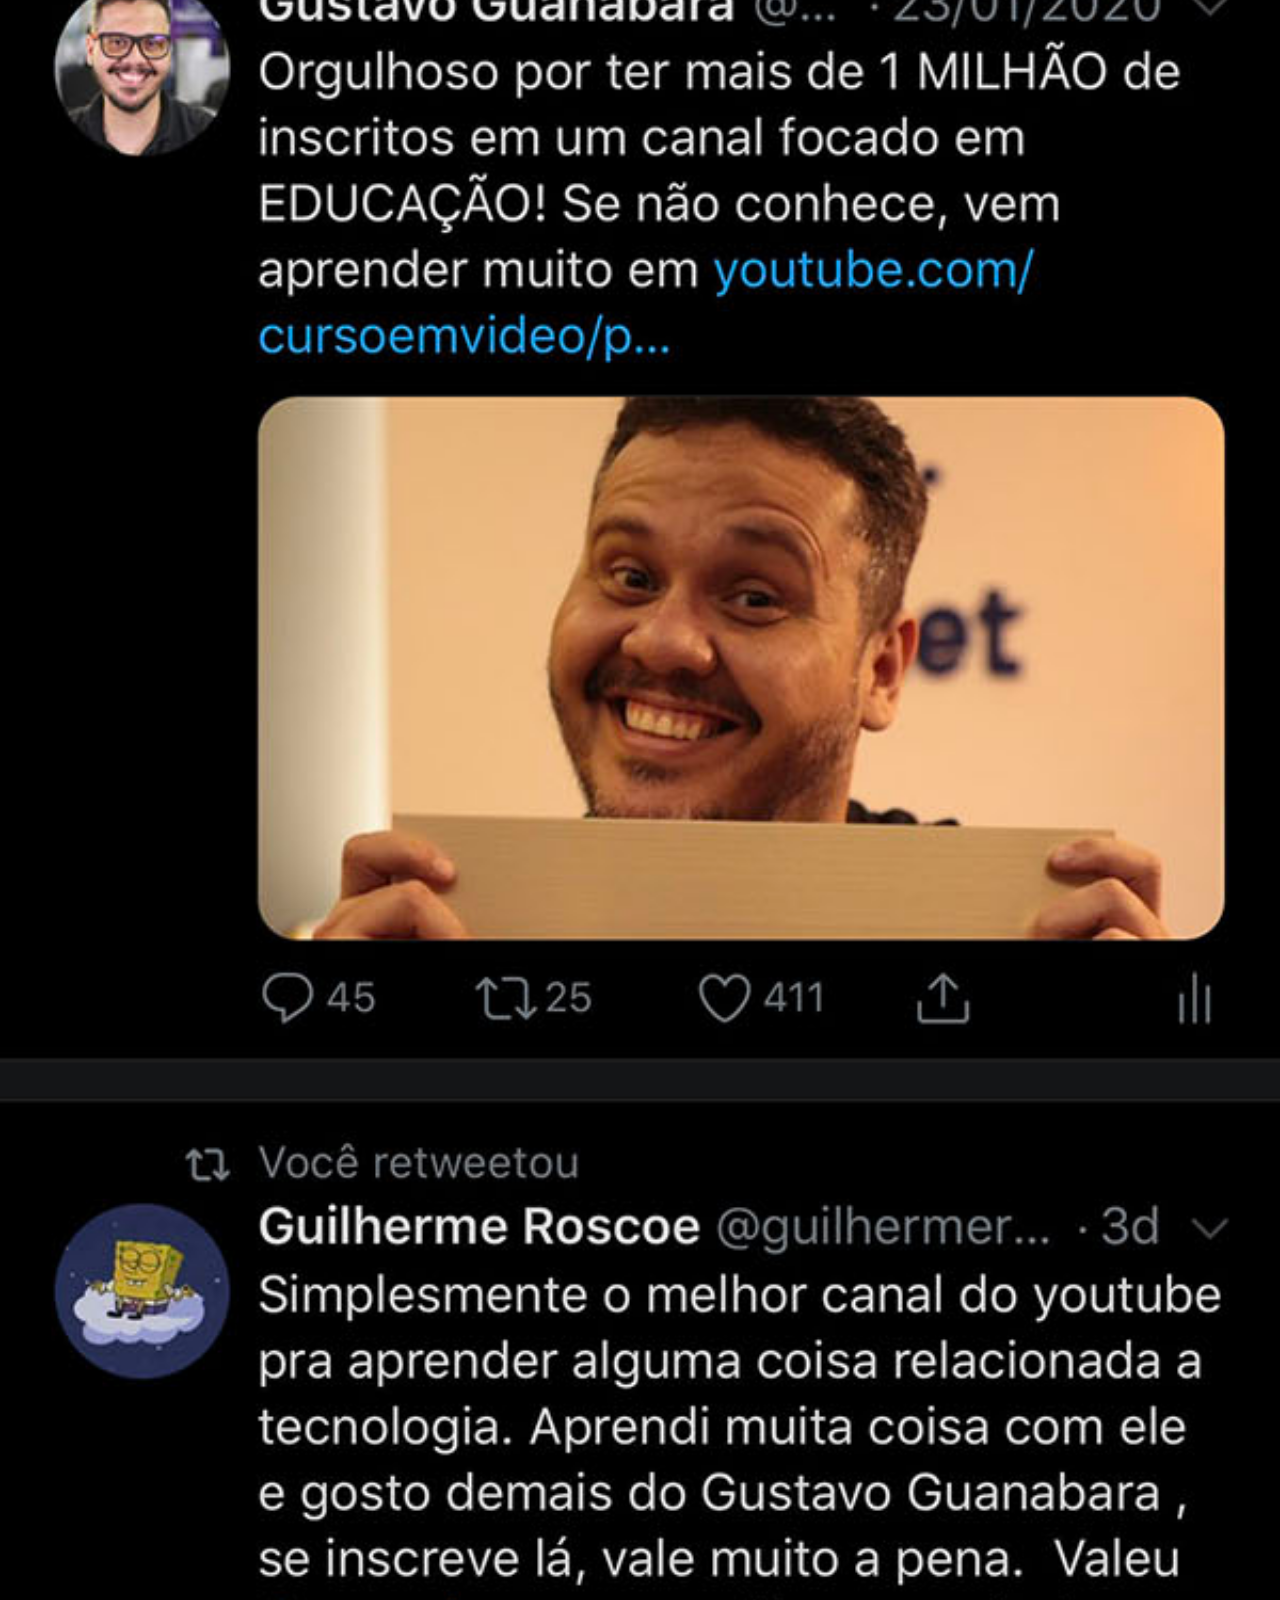
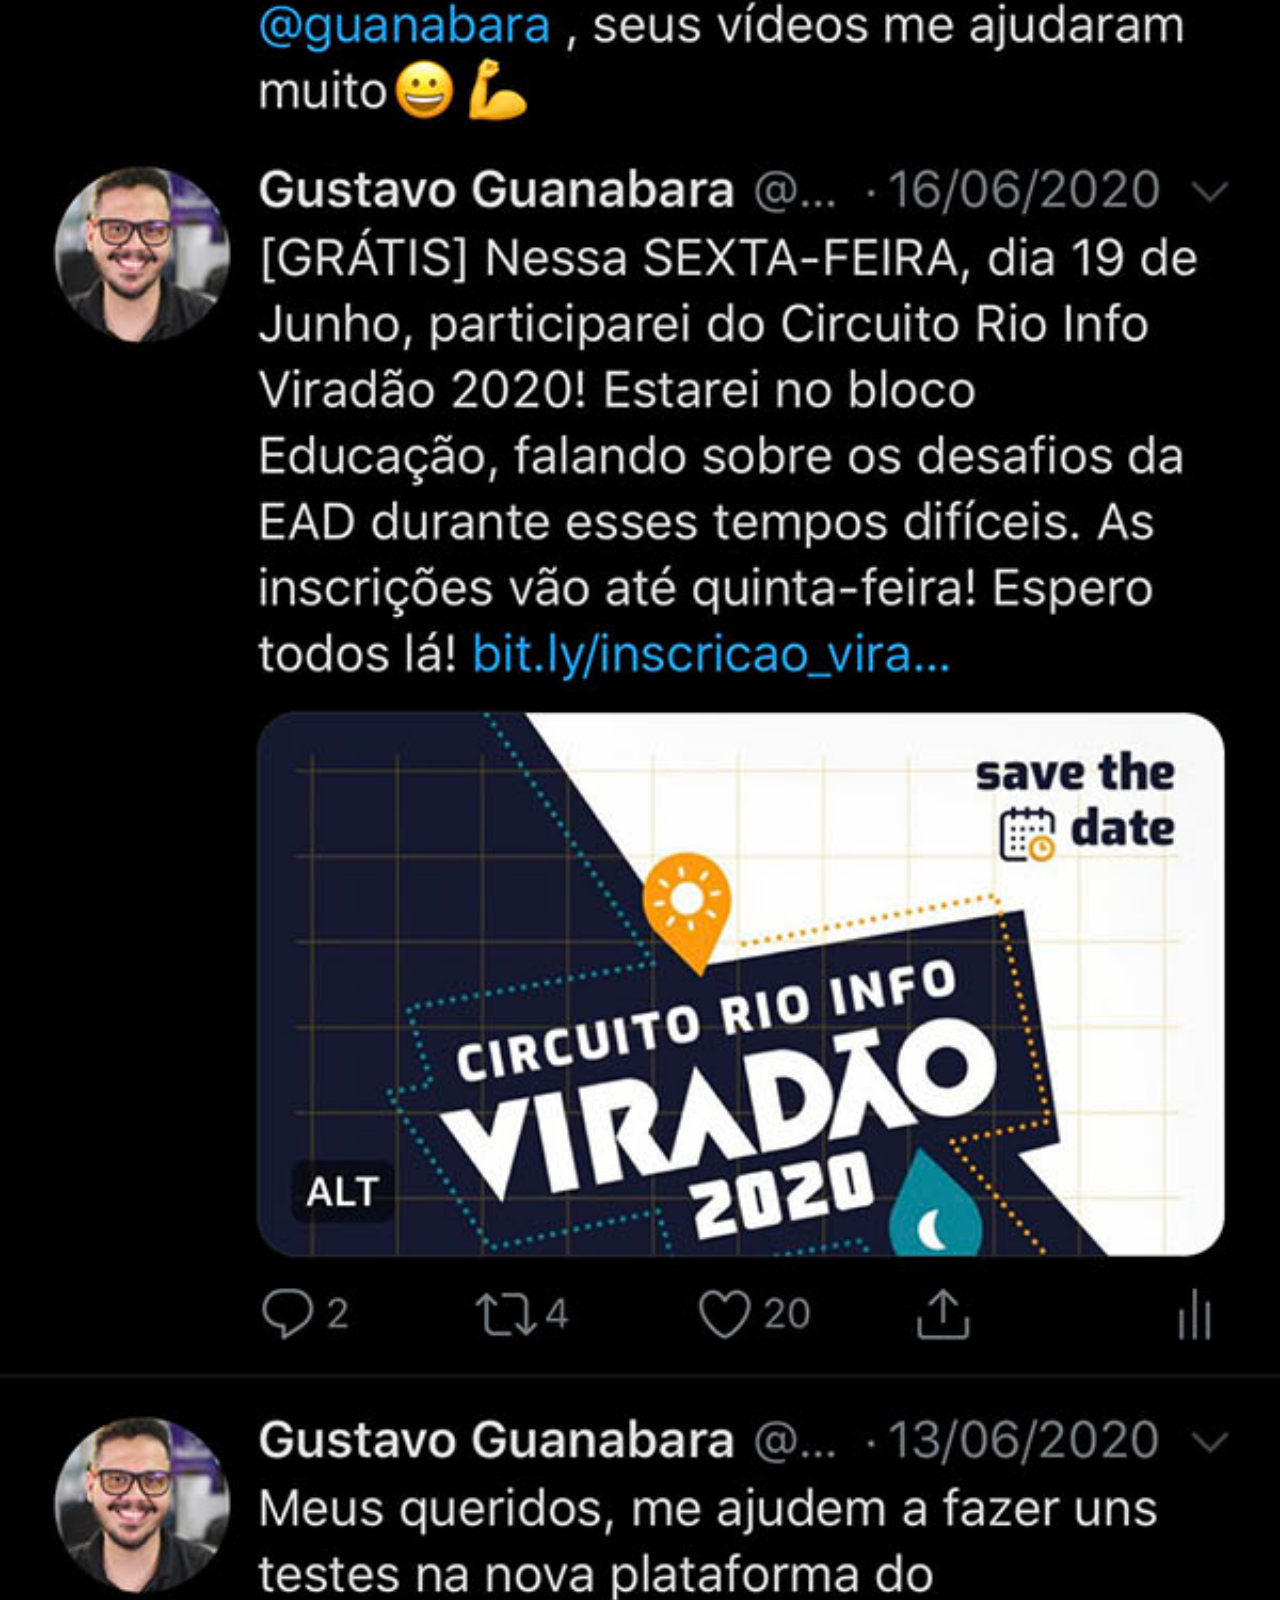
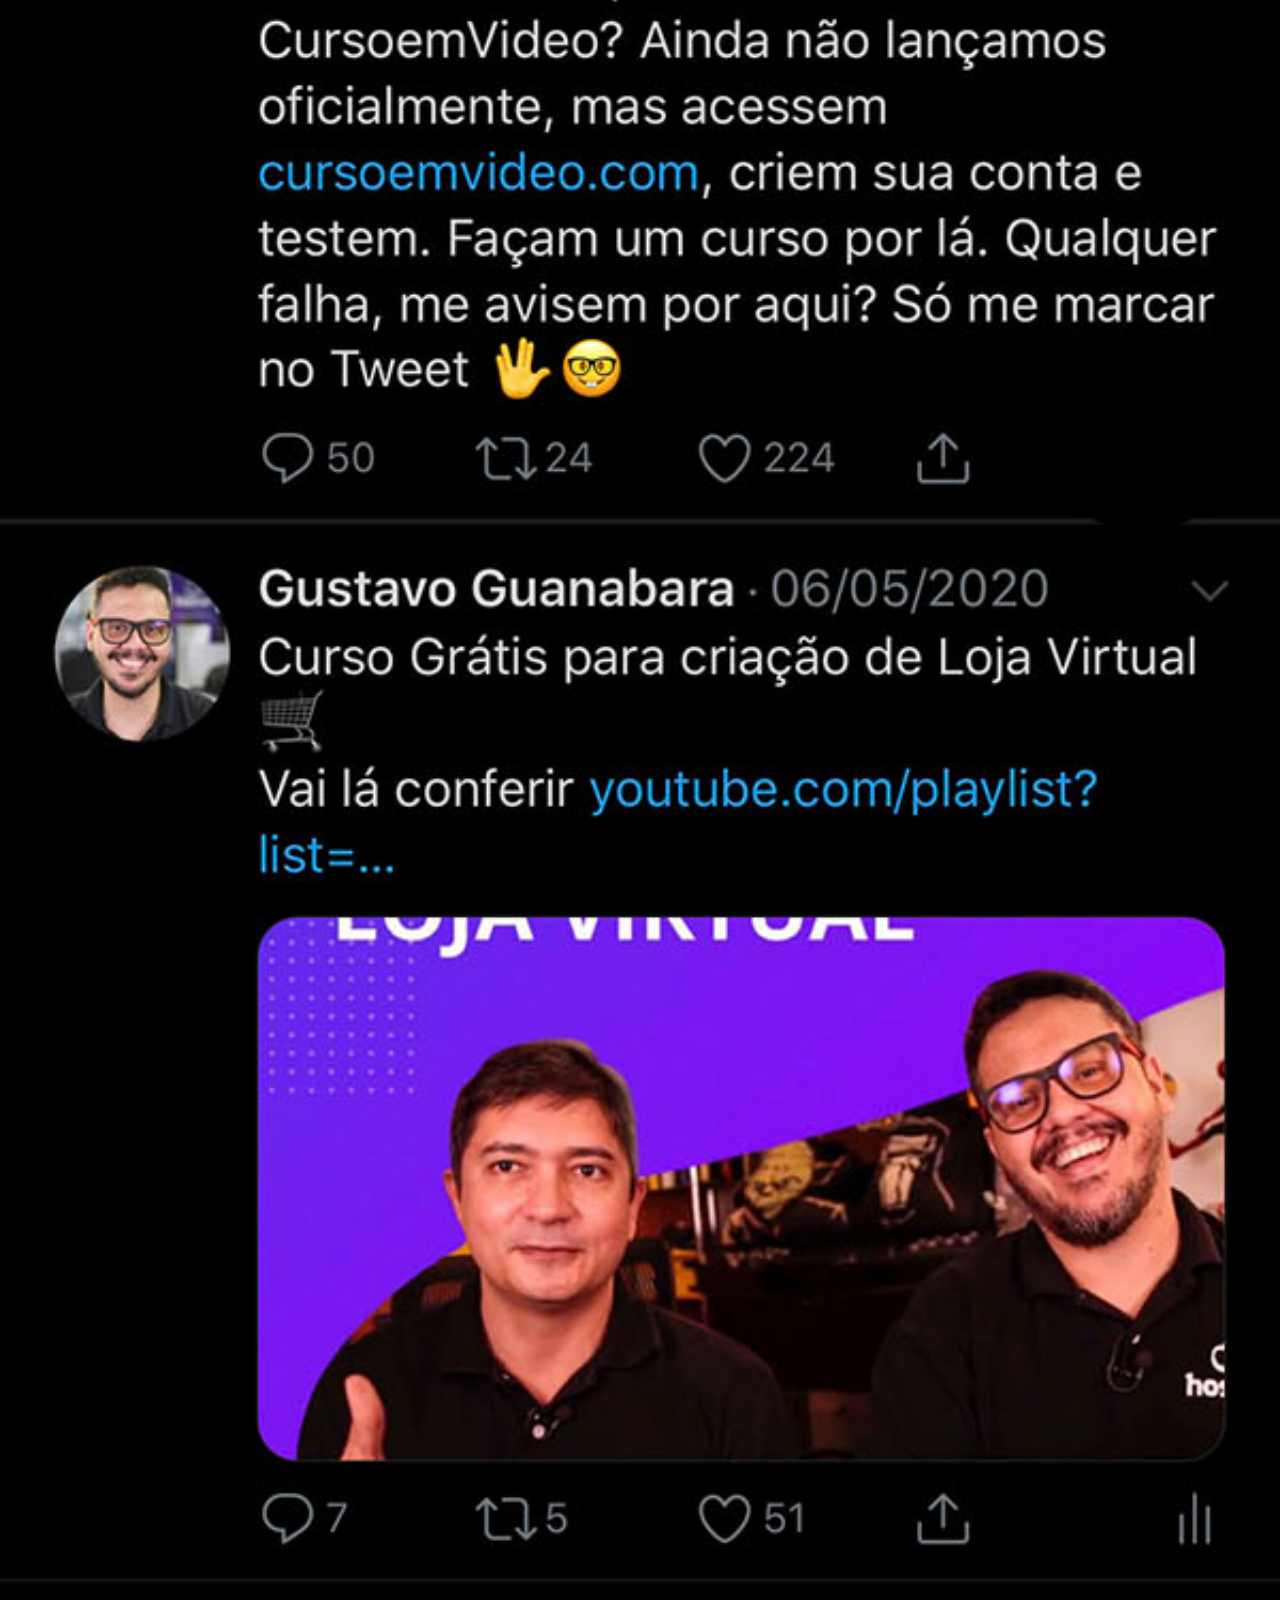
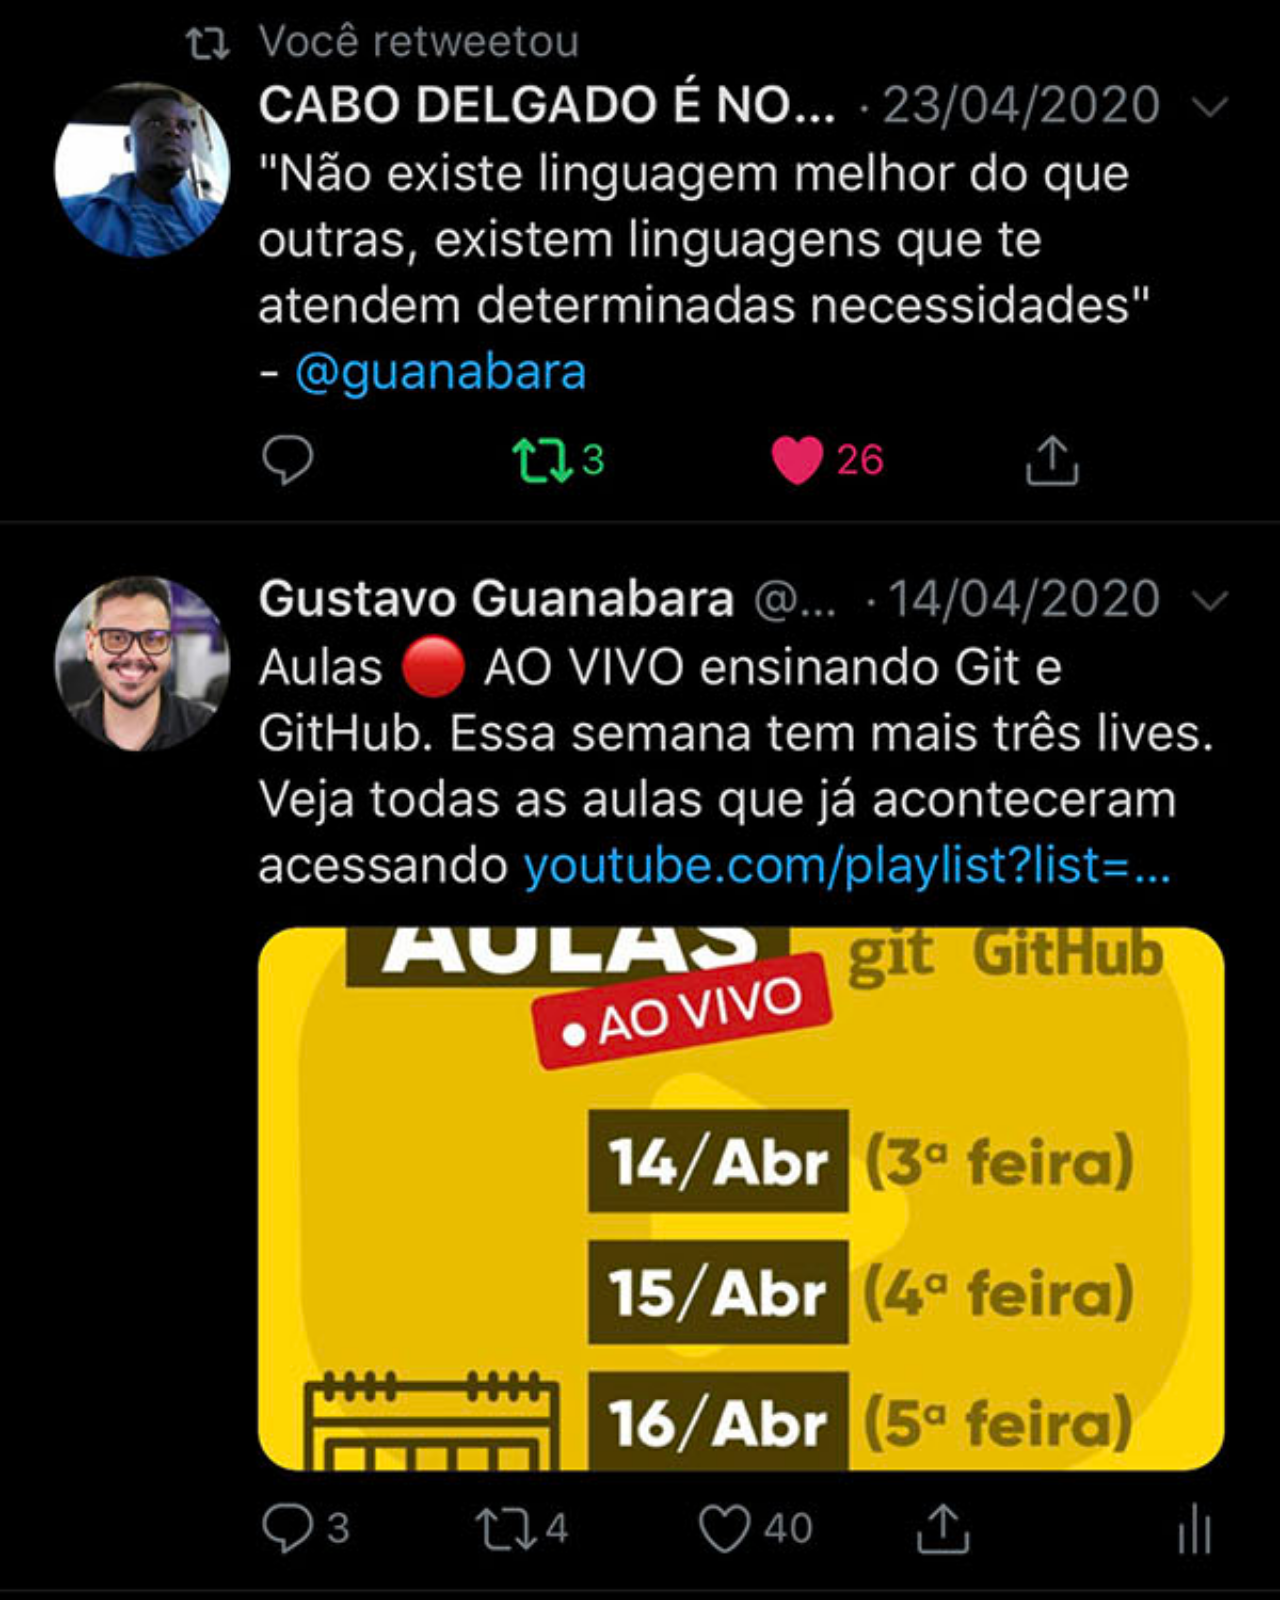
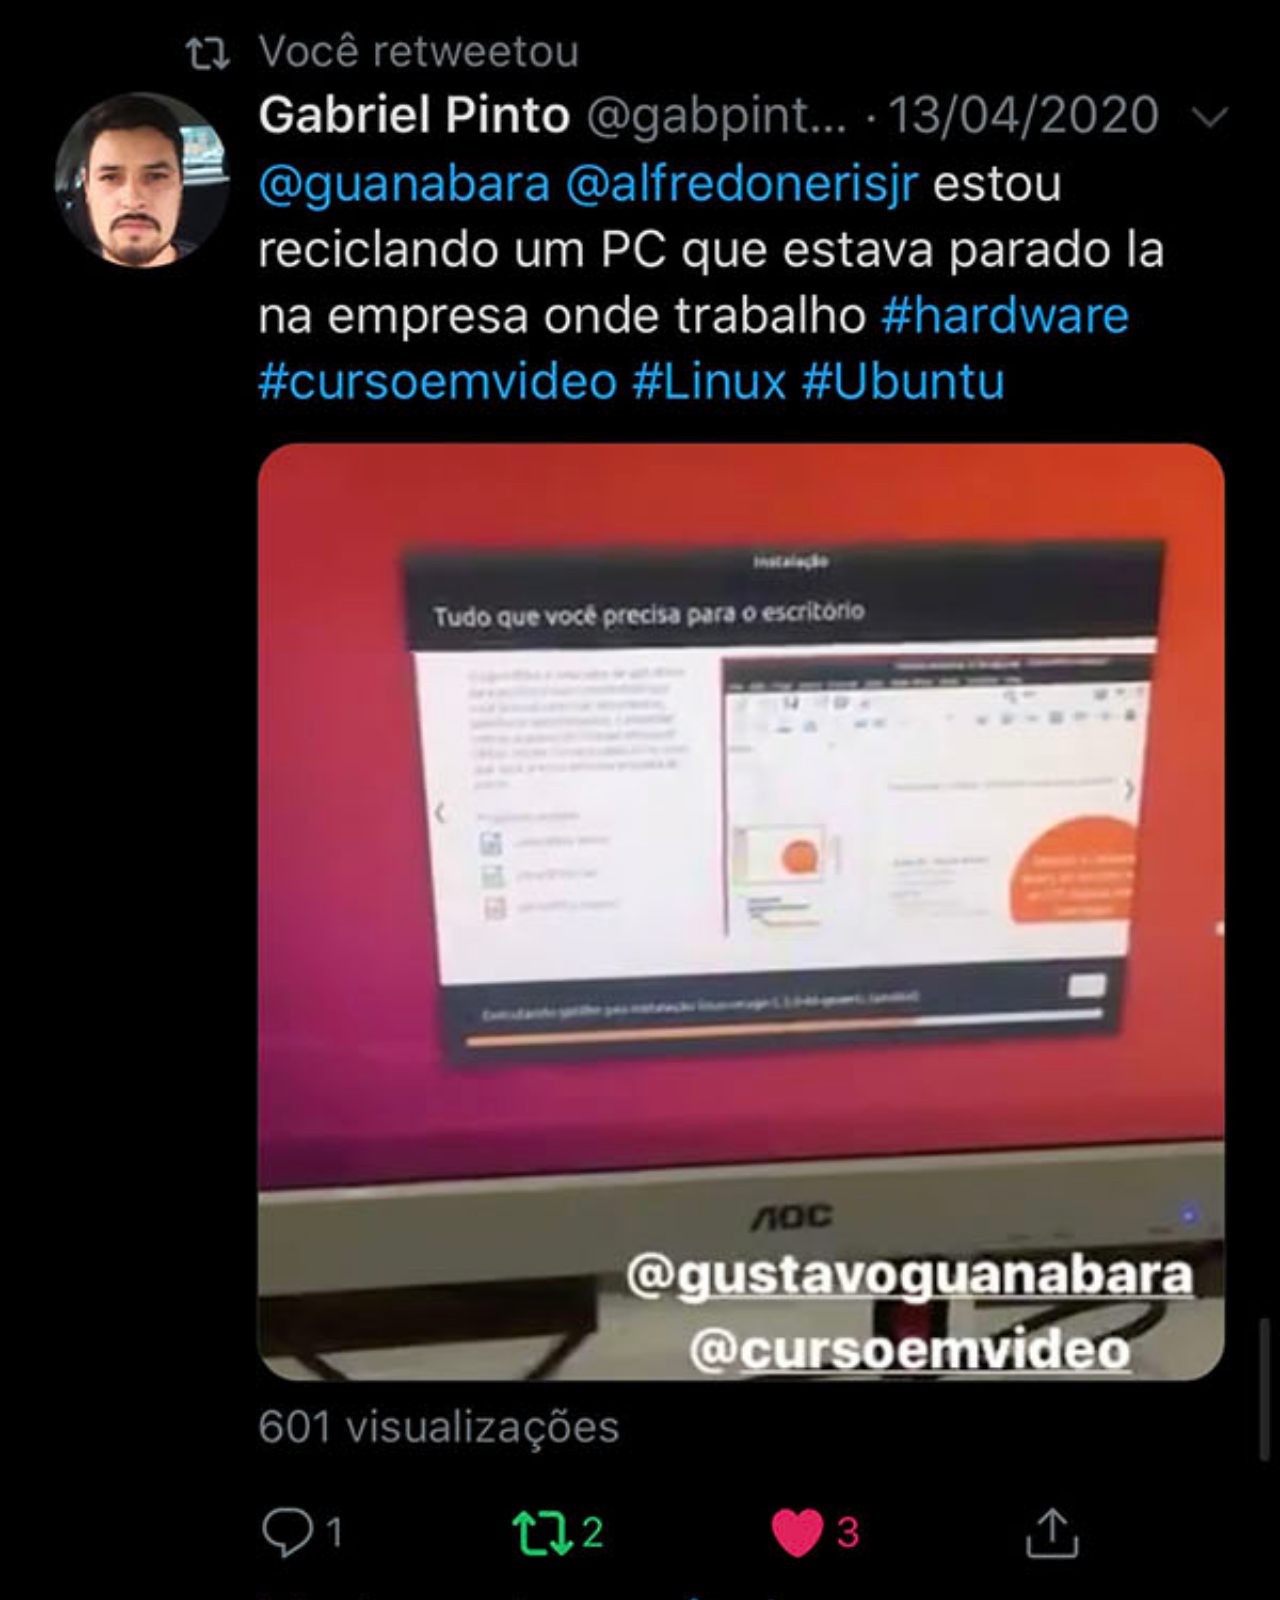
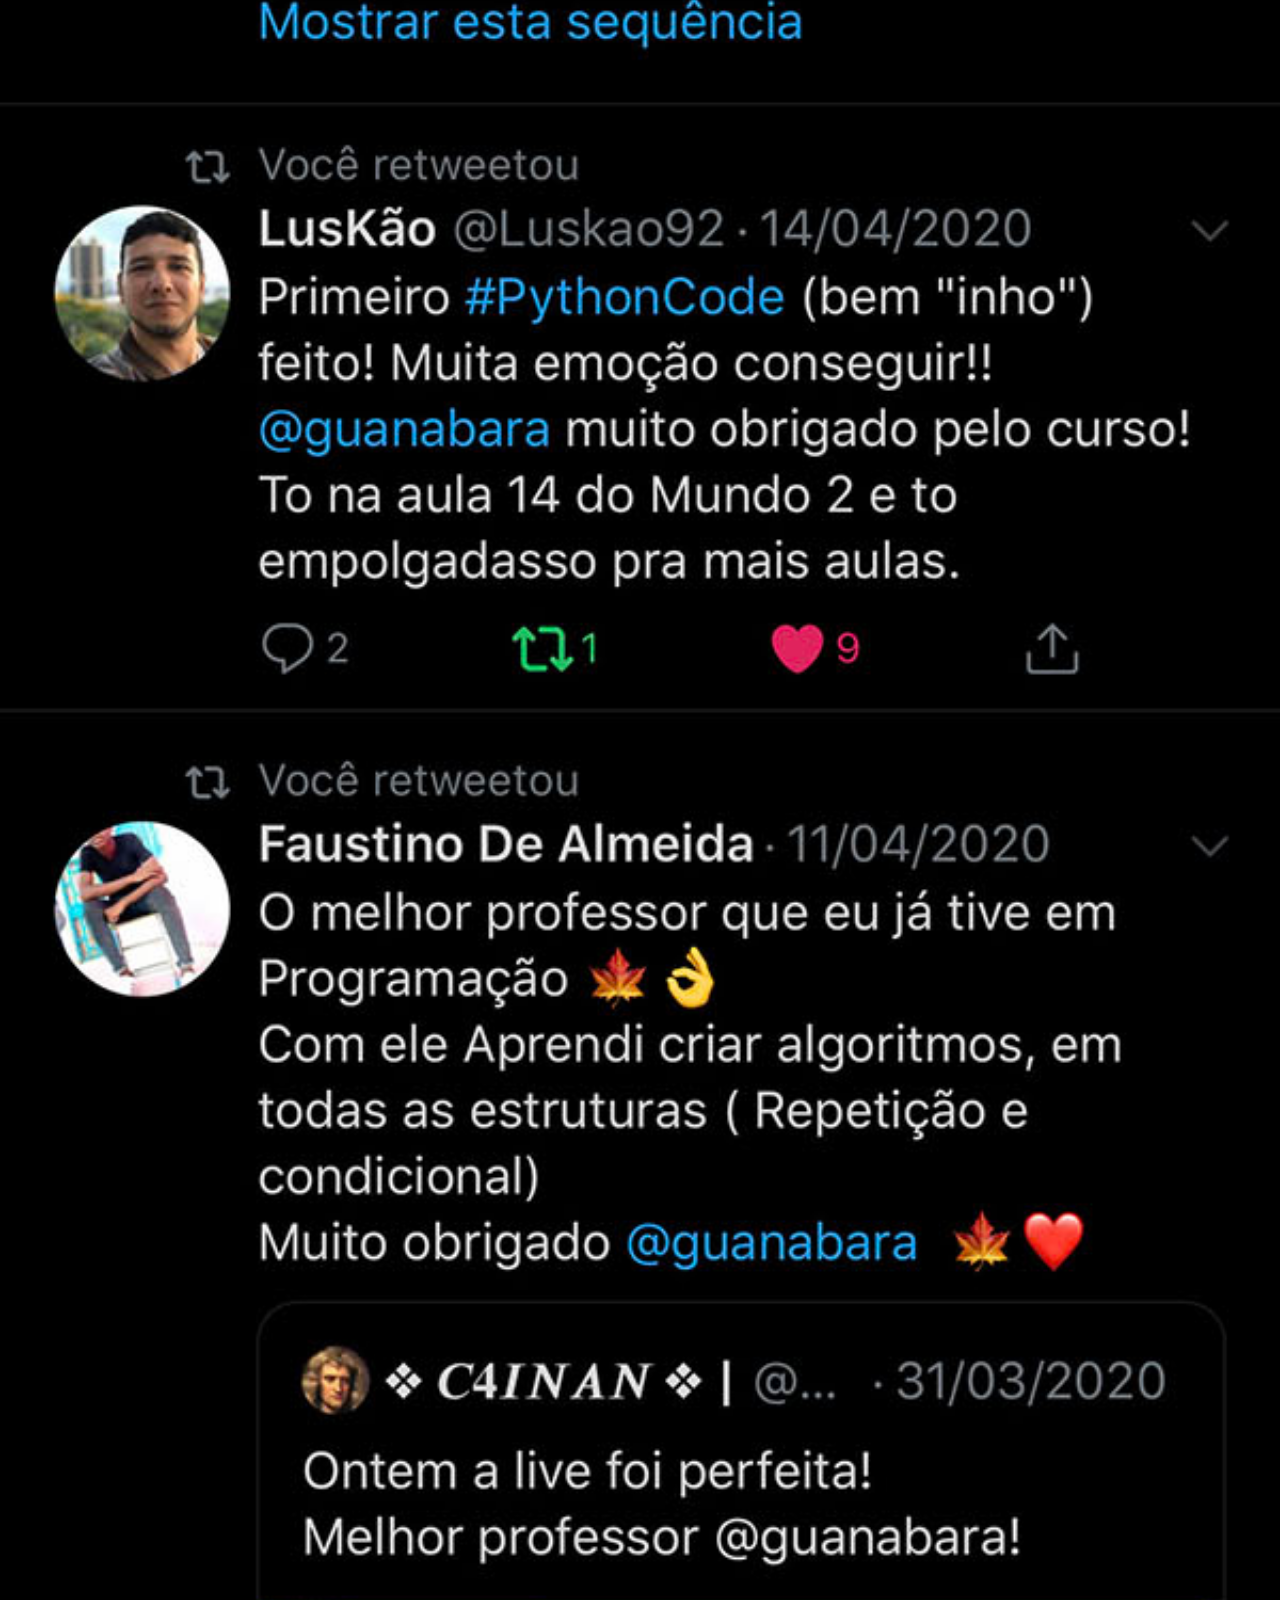
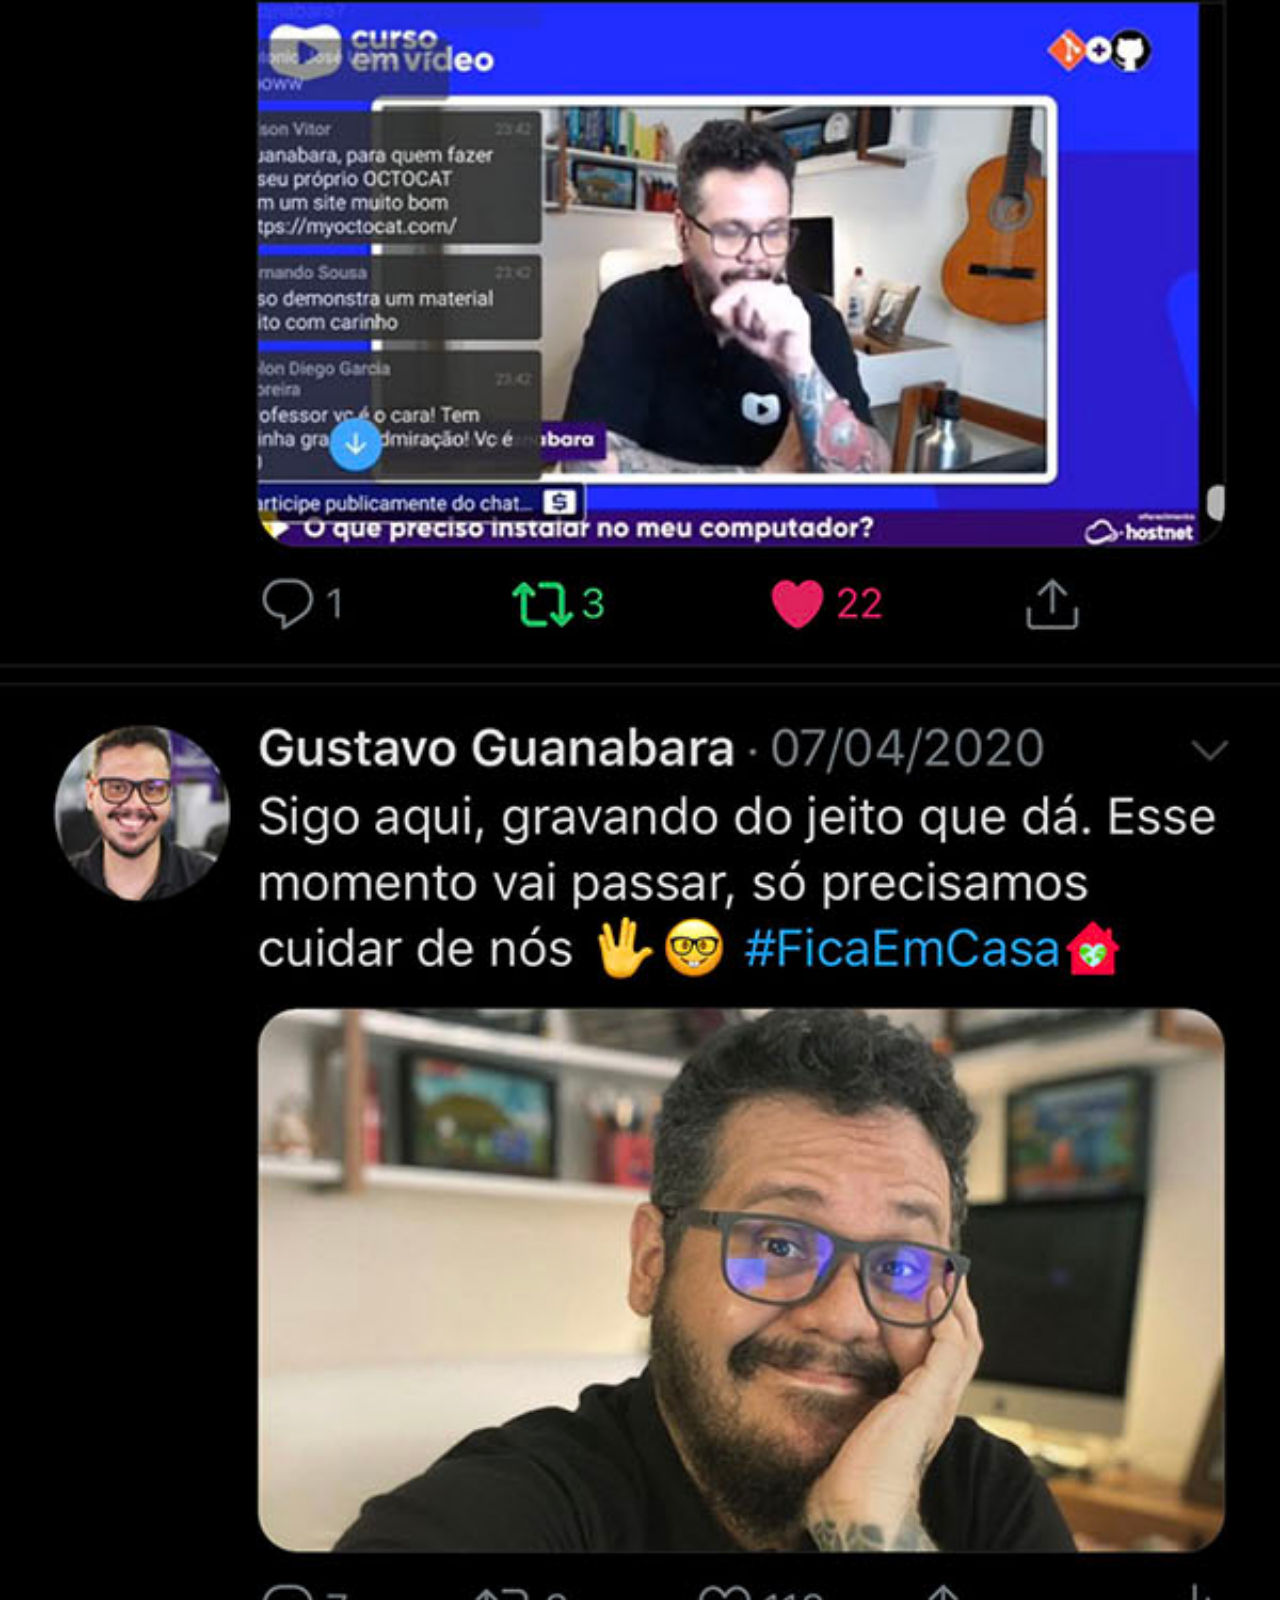
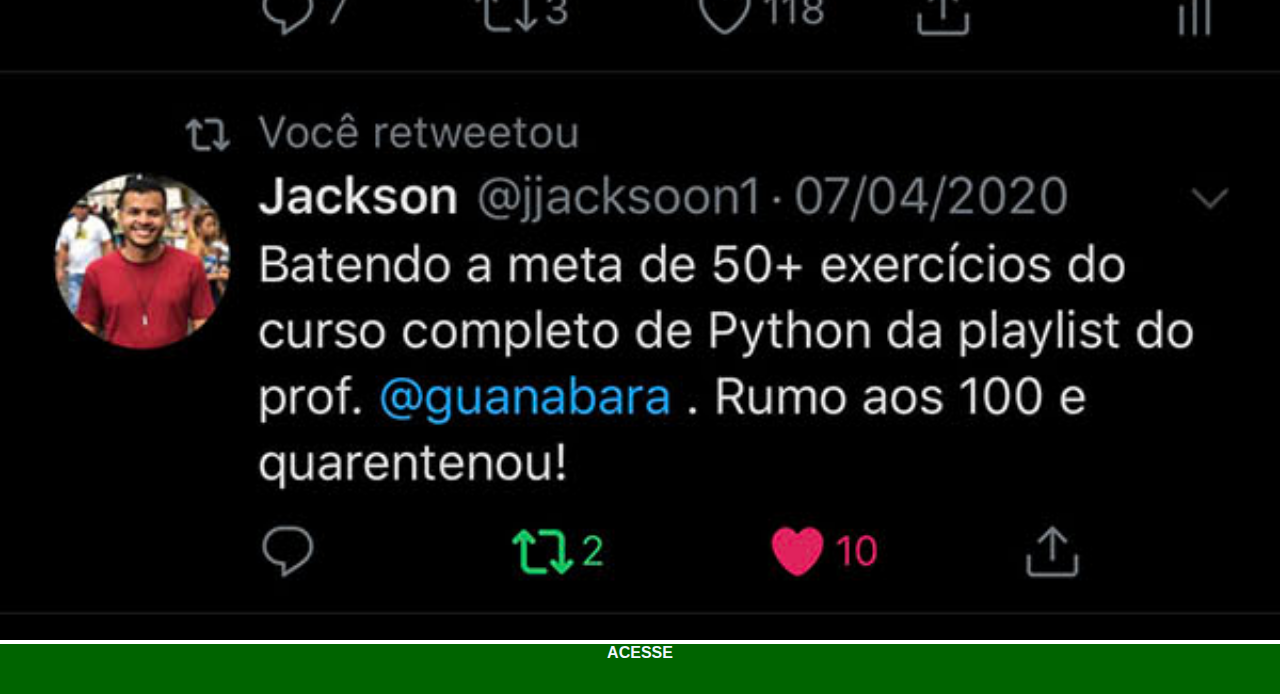
<file: imagens/Twitter.html>
<!DOCTYPE html>
<!--[if lt IE 7]>      <html class="no-js lt-ie9 lt-ie8 lt-ie7"> <![endif]-->
<!--[if IE 7]>         <html class="no-js lt-ie9 lt-ie8"> <![endif]-->
<!--[if IE 8]>         <html class="no-js lt-ie9"> <![endif]-->
<!--[if gt IE 8]>      <html class="no-js"> <!--<![endif]-->
<html>
    <style>
        *{
            margin:0px;
            padding:0px;
        }
        img{
            width:100%;
        }
        a{  
            display: block;
            background-color: darkgreen;
            color:aliceblue;
            font-family:Arial, Helvetica, sans-serif;
            text-align:center;
            text-decoration:none;
            font-weight:bolder;
            height: 50px;}
    </style>
    <head>
        <meta charset="utf-8">
        <meta http-equiv="X-UA-Compatible" content="IE=edge">
        <title>Twitter</title>
        <meta name="description" content="">
        <meta name="viewport" content="width=device-width, initial-scale=1">
        <link rel="stylesheet" href="">
    </head>
    <body>
        <img src="tela-twitter.jpg" alt="Twitter">
        <a href="https://x.com/" target="_blank">ACESSE</a>
        <script src="" async defer></script>
    </body>
</html>
</file>
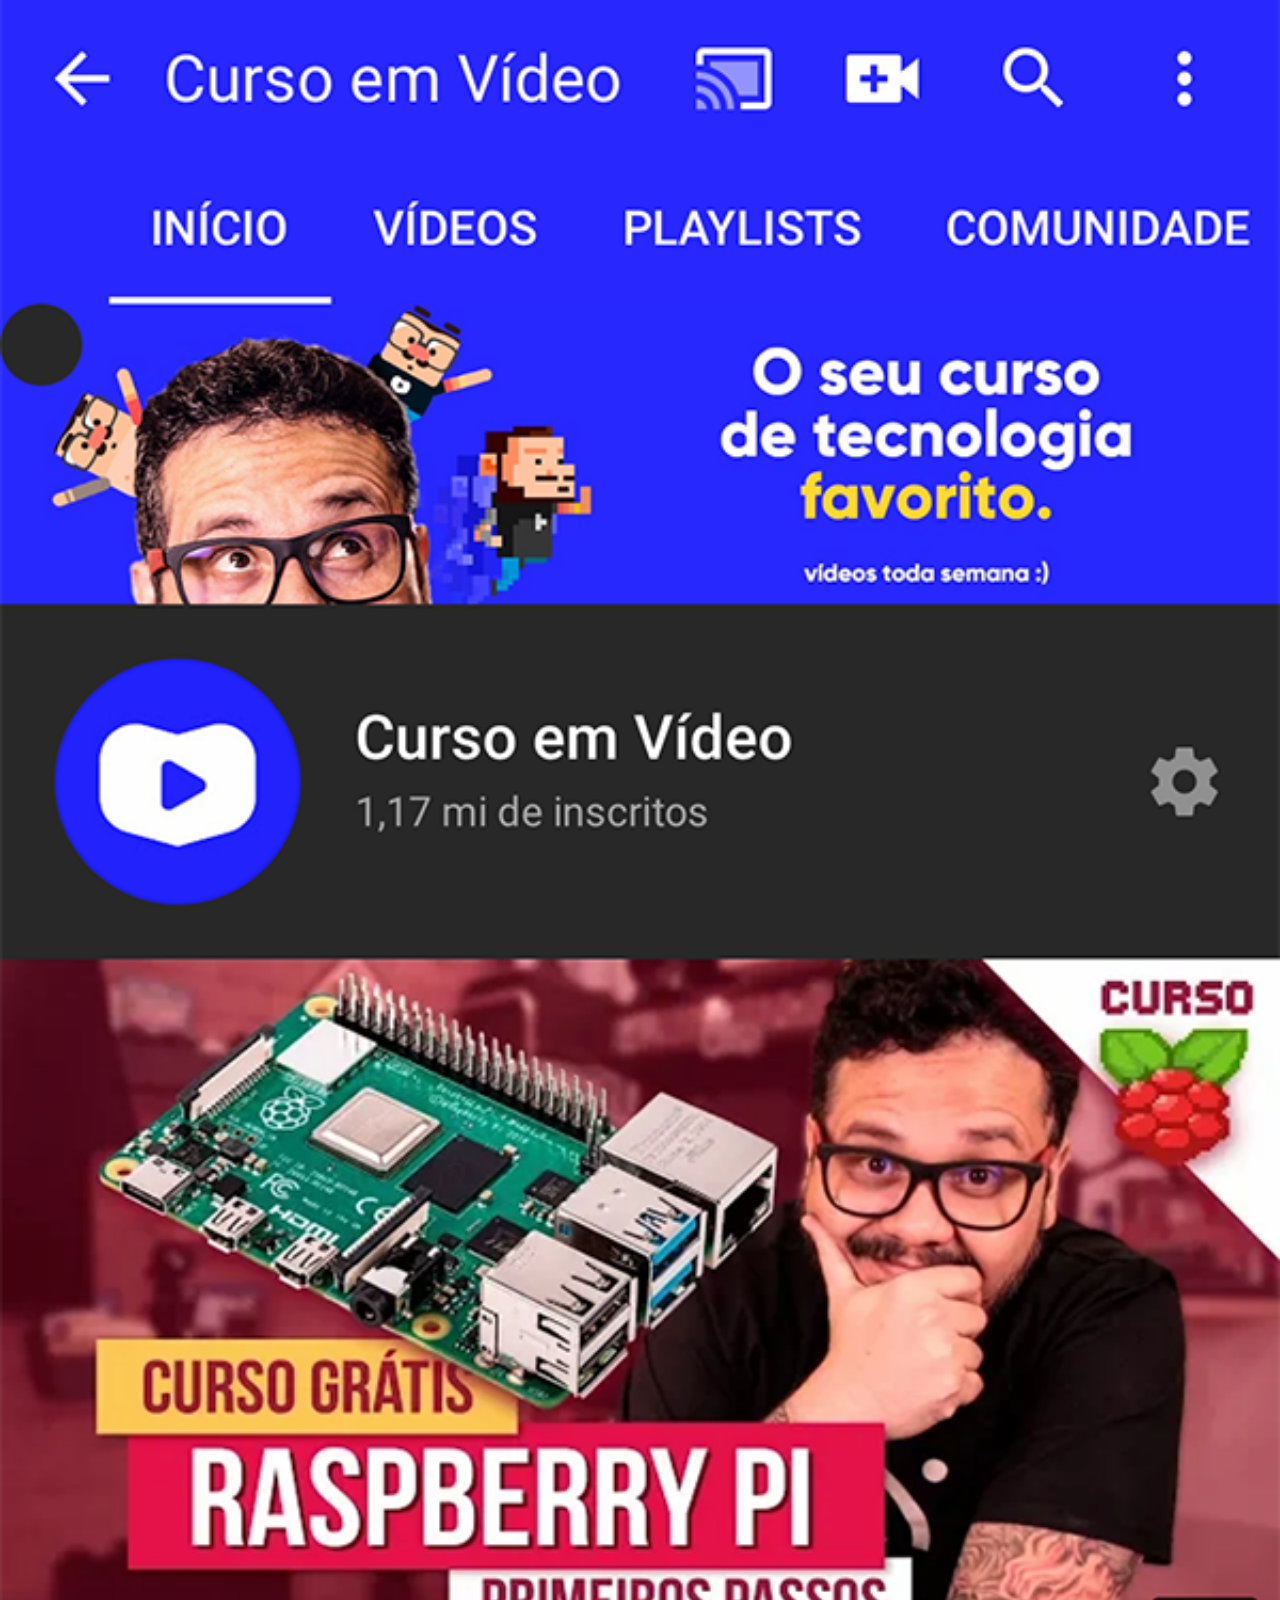
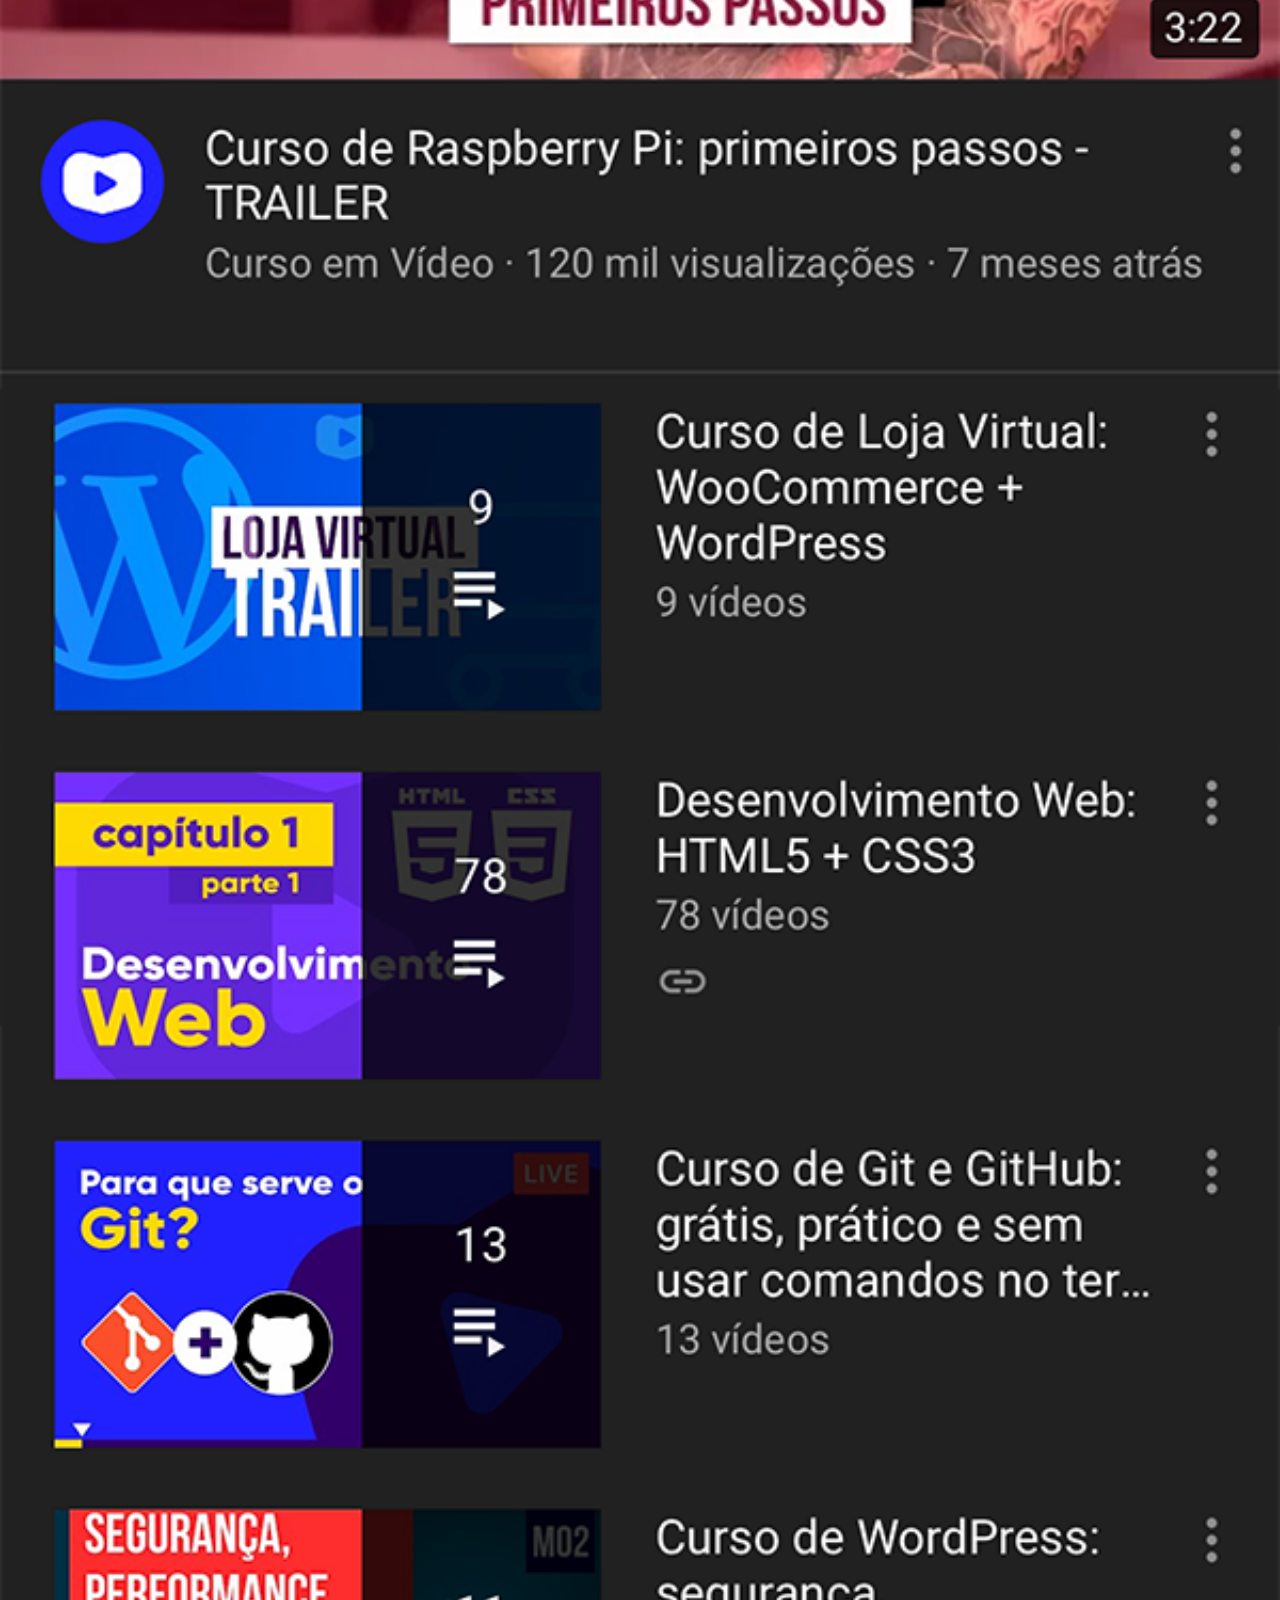
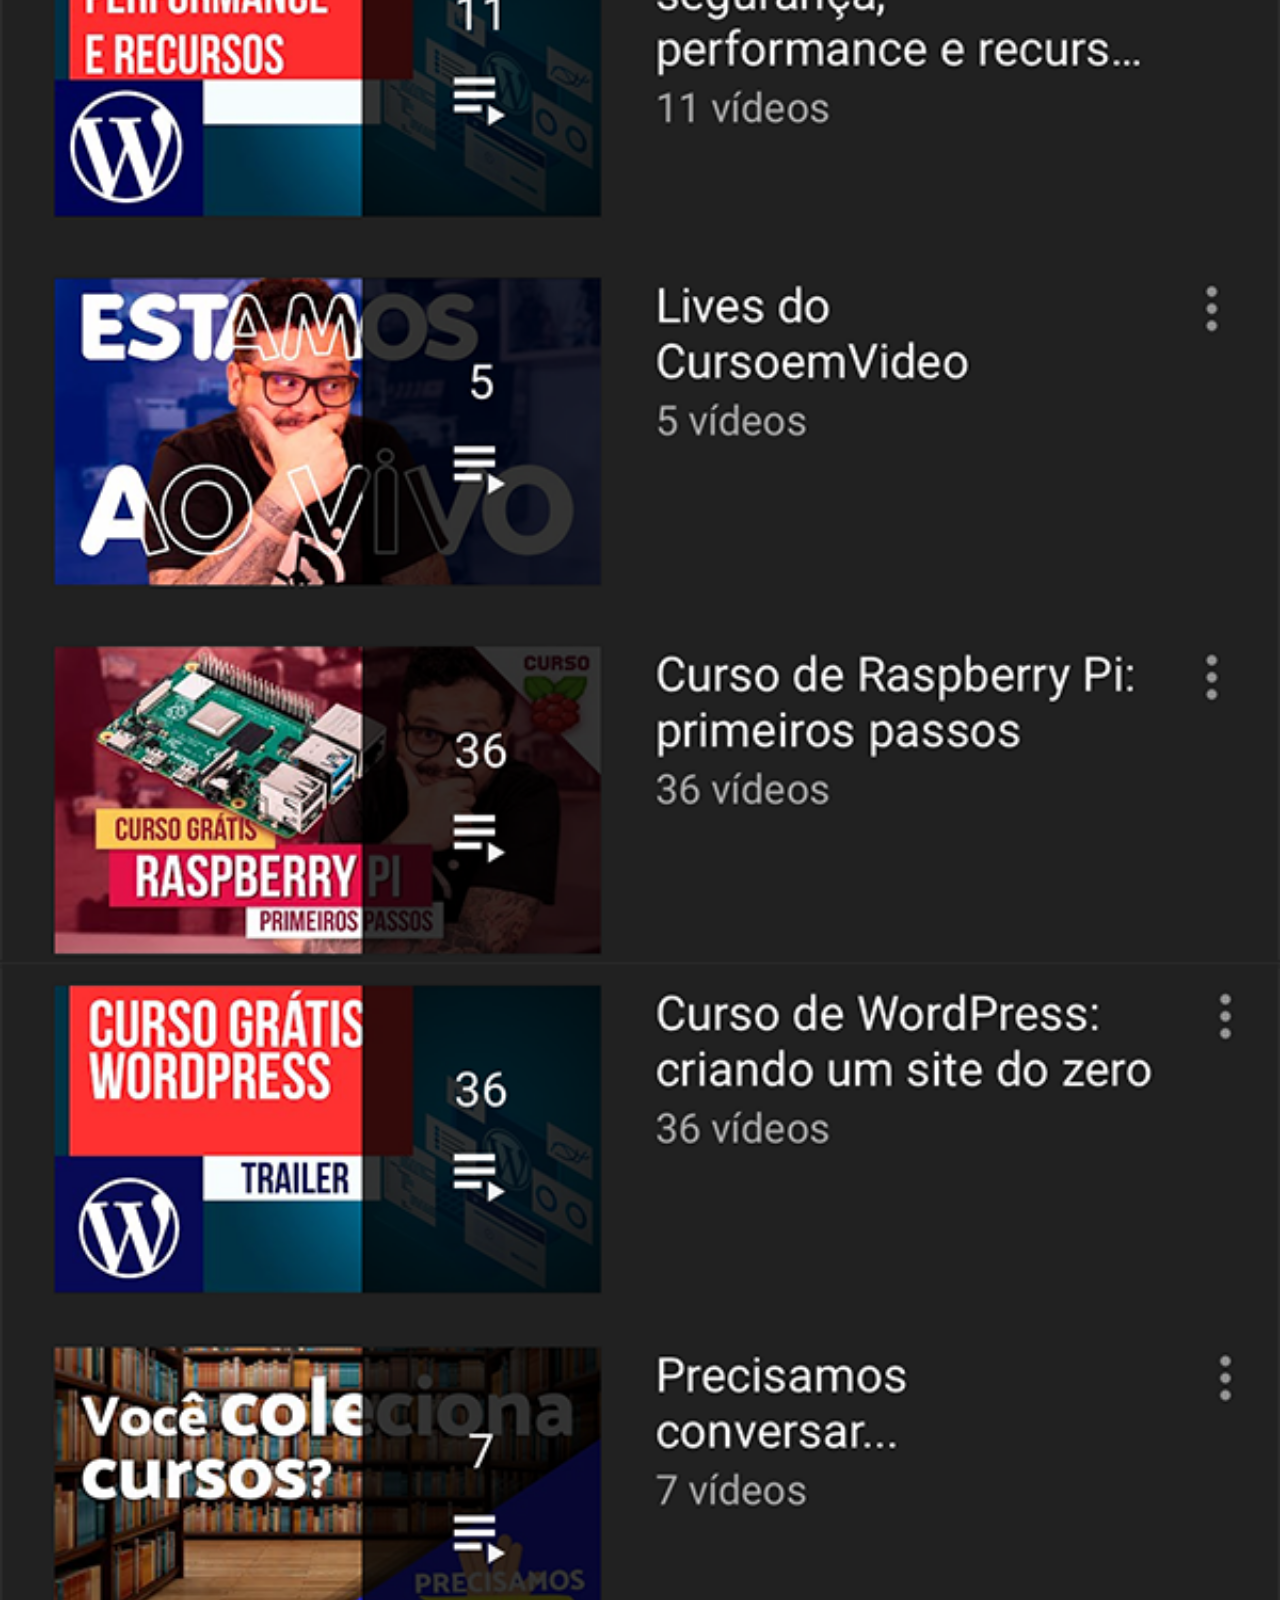
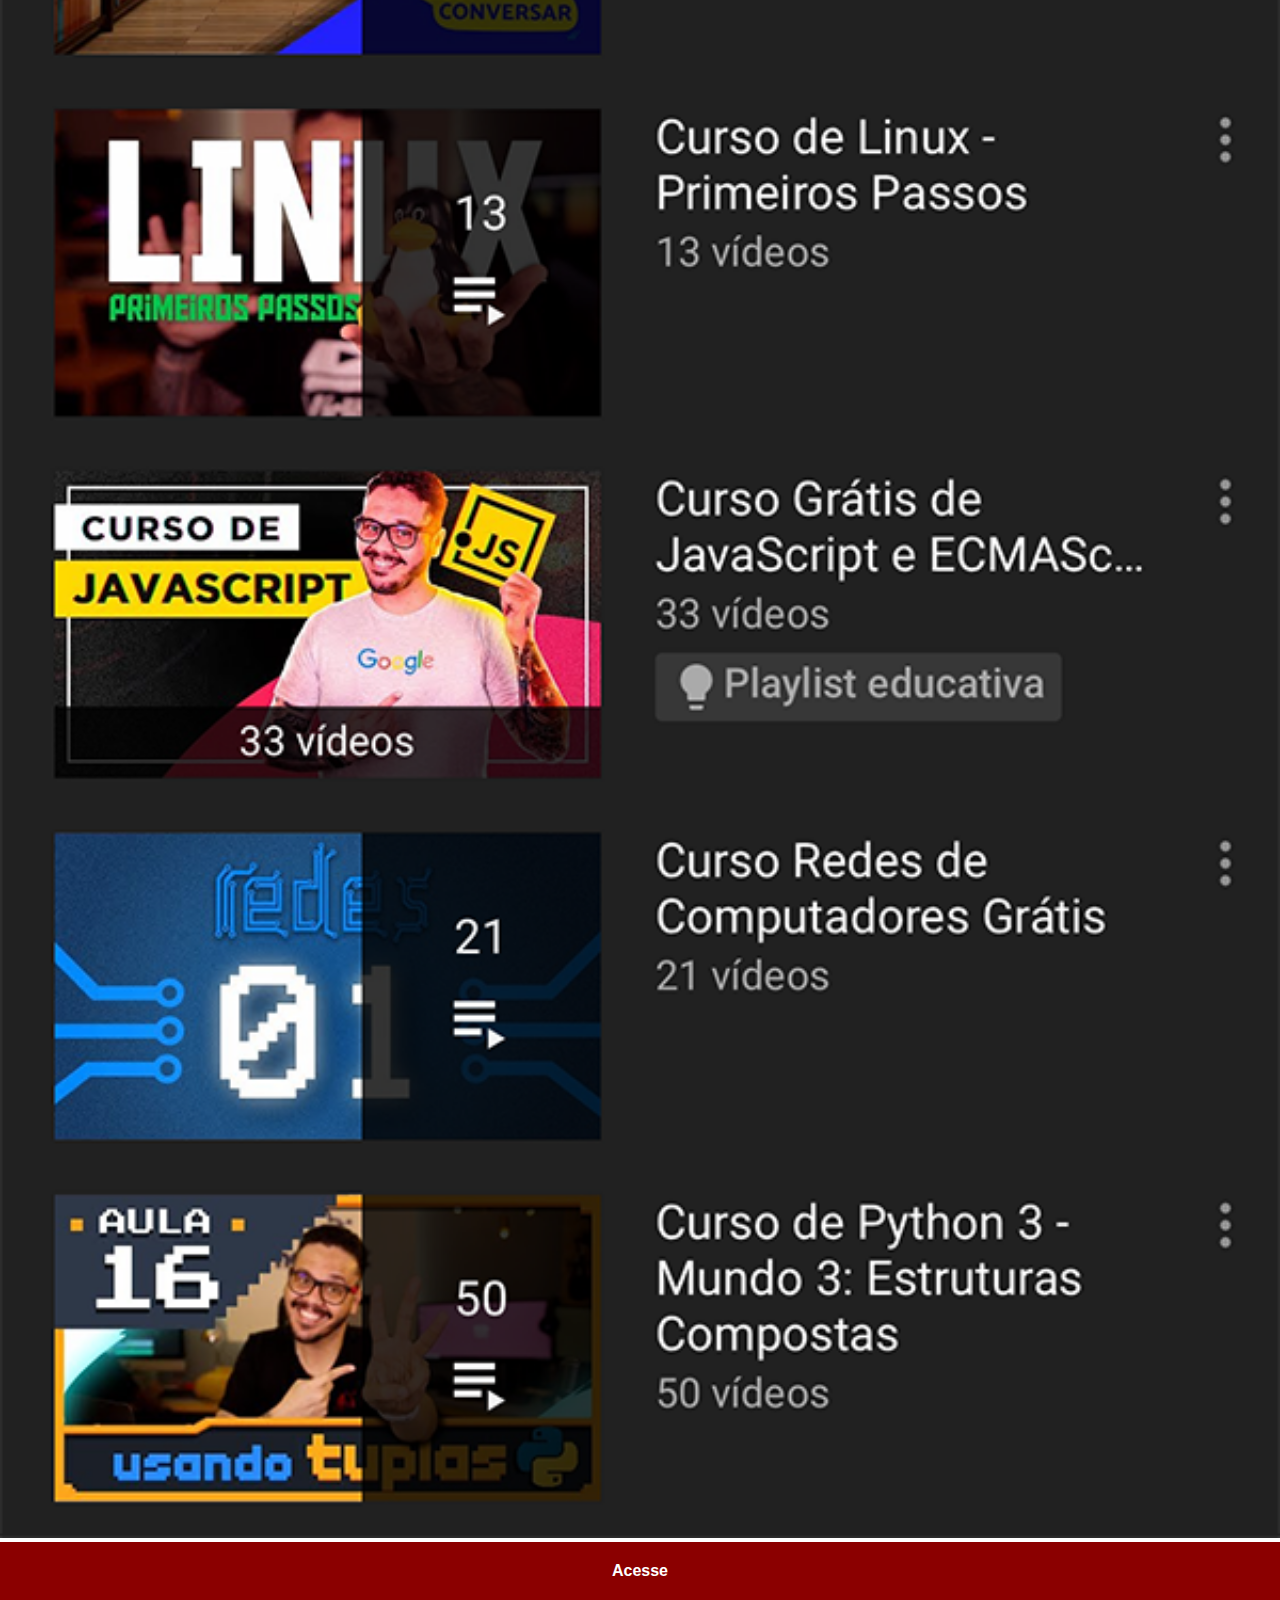
<file: imagens/youtube.html>
<!DOCTYPE html>
<!--[if lt IE 7]>      <html class="no-js lt-ie9 lt-ie8 lt-ie7"> <![endif]-->
<!--[if IE 7]>         <html class="no-js lt-ie9 lt-ie8"> <![endif]-->
<!--[if IE 8]>         <html class="no-js lt-ie9"> <![endif]-->
<!--[if gt IE 8]>      <html class="no-js"> <!--<![endif]-->
<html>
    <head>
        <meta charset="utf-8">
        <meta http-equiv="X-UA-Compatible" content="IE=edge">
        <title>Youtube</title>
        <meta name="description" content="">
        <meta name="viewport" content="width=device-width, initial-scale=1">
        <link rel="stylesheet" href="">
        <style>
        *{
            margin: 0px;
            padding: 0px;
            font-family: Arial, Helvetica, sans-serif;
        }
        ::-webkit-scrollbar{
            width:0px;
            height:0px;
        }
         img{
            width: 100%;
             
         }
         a{
            display: block;
            background-color: darkred;
            color:white;
            padding: 20px;
            text-align: center;
            font-weight: bolder;
            text-decoration:none;
         }
        </style>
    </head>
    <body>
        <img src="tela-youtube.png" alt="You Tube">
        <a href="https://www.youtube.com/c/CursoemV%C3%ADdeo" target="_blank">Acesse</a>
        

    </body>
</html>
</file>
<file: imagens/Estilo.css/style.css>
@charset "UTF -8";

*{
    margin: 0px;
    padding: 0px ;
    font-family: Arial, Helvetica, sans-serif;
}

html, body{
    height:100vh;
    width:100vh;
}
body{
    background: url(../fundo-madeira.jpg);
    background-size: 100%;
    background-attachment: fixed;
}

main{
    height:100vh;
    position:relative;
}
section#telefone{
    position:absolute;
    top: 50%;
    left:50%;
    transform: translate(-50%, -50%);
    height:627px;
    width: 311px;
    background: url(../frame-iphone.png) no-repeat;
    text-align: right;
}
iframe#tela{
    position:relative;
    top: 80px;
    left: 25px;
    width:270px;
    height:471px;
    text-align: center;
}
section#redes-sociais{
    text-align:right;
}

section#redes-sociais img{
    width: 50px;
    margin: 10px;
    border-radius: 50%;
    box-shadow: 2px 2px 5px black;
}
section#redes-sociais img:hover{
    border: 2px solid white;
    transform: translate(-3px, -3px);
    box-shadow: 5px 5px 10 black;
    transition: transform .3s, border 4s;
}
</file>
